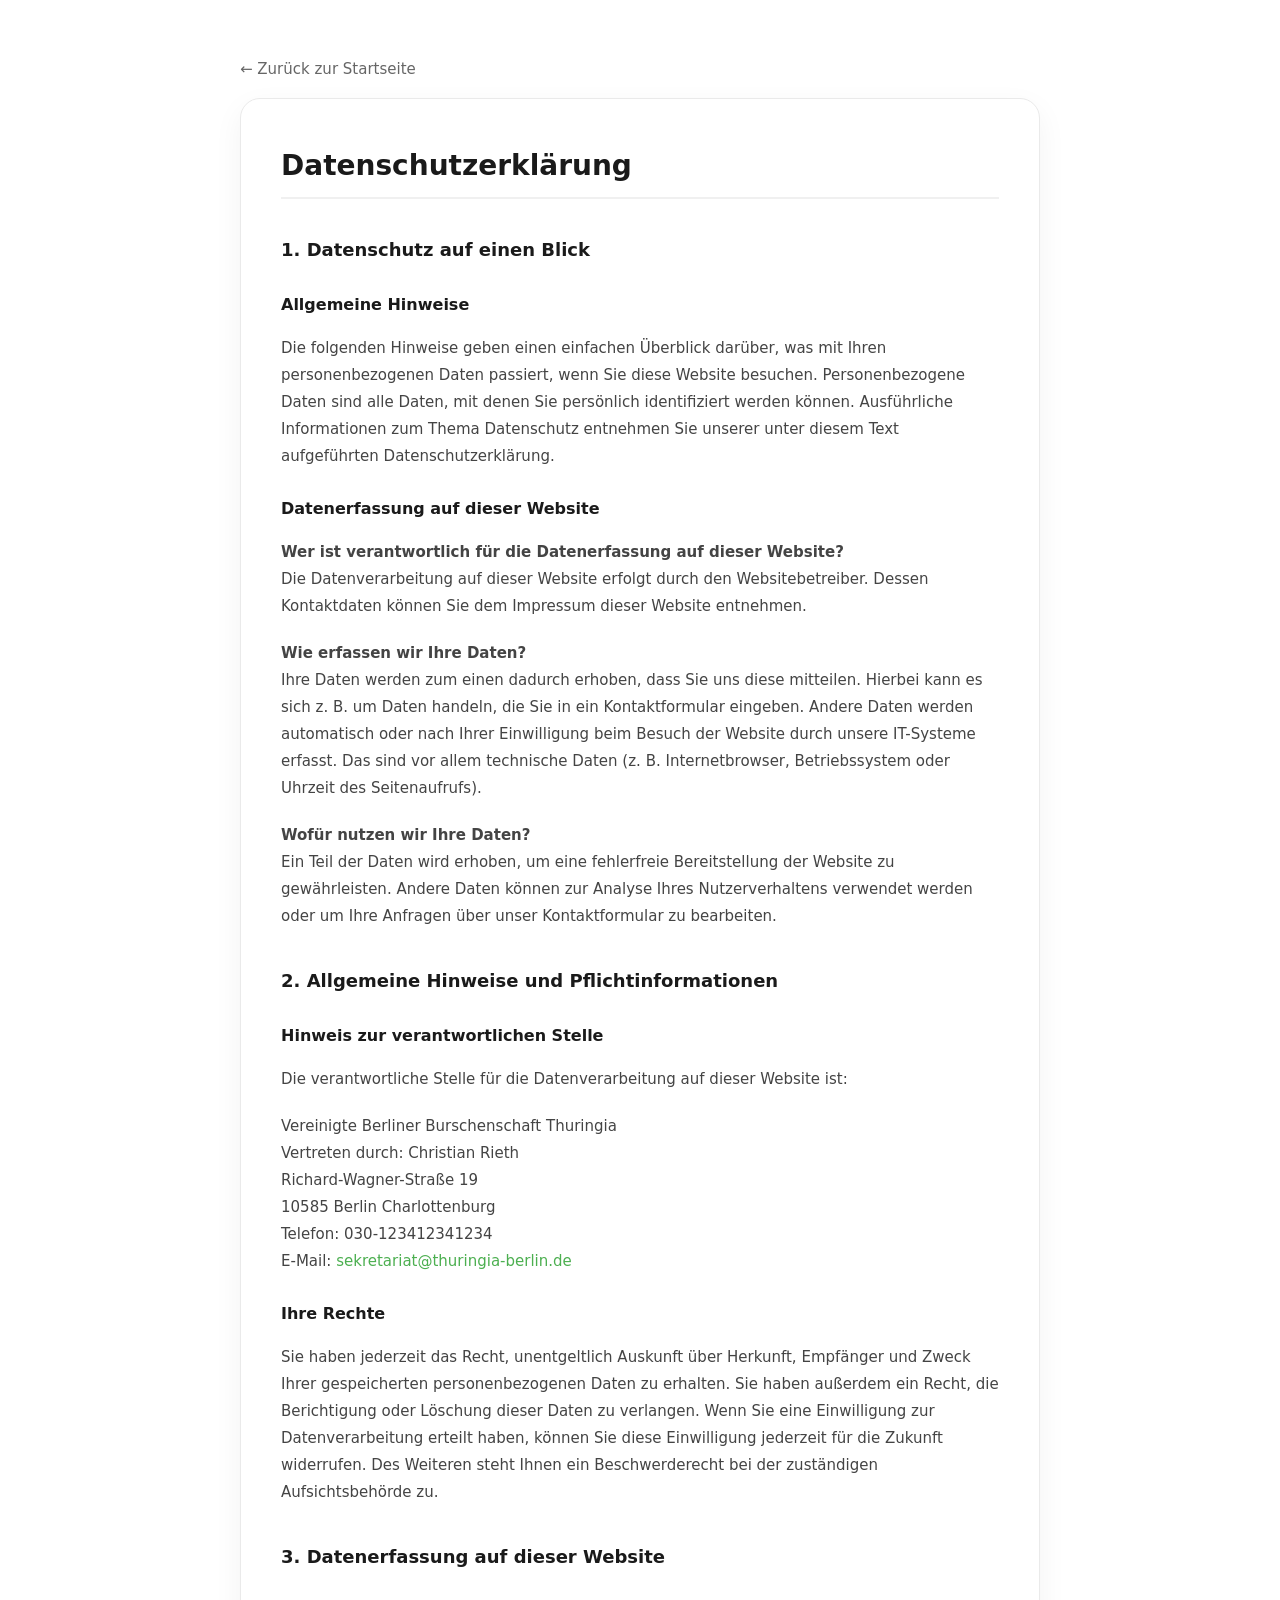
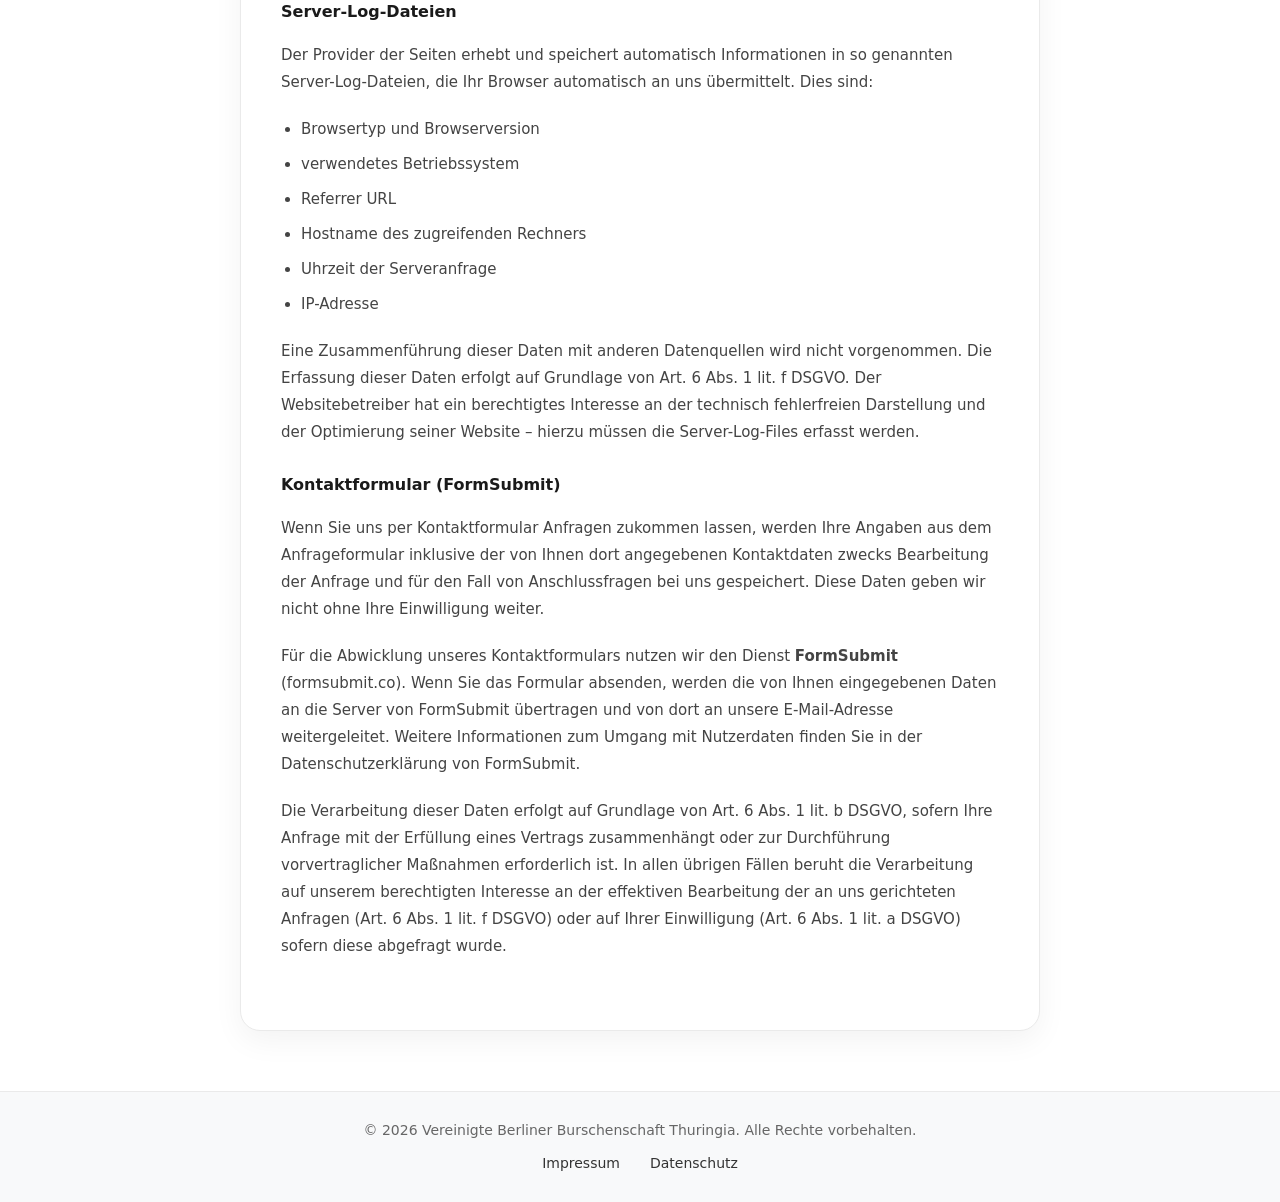
<file: datenschutz.html>
<!DOCTYPE html>
<html lang="de">
<head>
    <meta charset="UTF-8">
    <meta name="viewport" content="width=device-width, initial-scale=1.0">
    <title>Datenschutz - 150 Jahre Netzwerk</title>
    <style>
        /* Basis-Styling und heller Modus */
        html, body {
            margin: 0;
            padding: 0;
            min-height: 100vh;
            display: flex;
            flex-direction: column;
            background-color: #ffffff !important; 
            color: #1a1a1a !important;
            color-scheme: light;
            font-family: system-ui, -apple-system, BlinkMacSystemFont, "Segoe UI", Roboto, sans-serif;
        }

        /* Hauptbereich für den Inhalt */
        .legal-section {
            flex: 1;
            padding: 60px 20px;
            display: flex;
            flex-direction: column;
            align-items: center;
        }

        /* Zurück-Link */
        .back-link {
            text-decoration: none;
            color: #666;
            font-size: 15px;
            margin-bottom: 20px;
            align-self: flex-start;
            max-width: 800px;
            width: 100%;
            margin-left: auto;
            margin-right: auto;
            transition: color 0.2s;
        }

        .back-link:hover {
            color: #4CAF50;
        }

        /* Die Info-Karte */
        .legal-card {
            background: #ffffff;
            padding: 50px 40px;
            border-radius: 20px;
            box-shadow: 0 10px 30px rgba(0, 0, 0, 0.05);
            border: 1px solid #eaeaea;
            max-width: 800px;
            width: 100%;
            box-sizing: border-box;
        }

        .legal-title {
            font-size: 28px;
            margin-top: 0;
            margin-bottom: 30px;
            color: #1a1a1a;
            border-bottom: 2px solid #f0f0f0;
            padding-bottom: 15px;
        }

        /* Formatierung der Texte und Überschriften innerhalb der Karte */
        .legal-text {
            font-size: 15px;
            line-height: 1.8;
            color: #444444;
        }

        .legal-text p {
            margin-bottom: 20px;
        }

        .legal-text ul {
            margin-bottom: 20px;
            padding-left: 20px;
        }

        .legal-text li {
            margin-bottom: 8px;
        }

        .legal-text h3 {
            font-size: 18px;
            color: #1a1a1a;
            margin-top: 35px;
            margin-bottom: 10px;
        }

        .legal-text h4 {
            font-size: 16px;
            color: #1a1a1a;
            margin-top: 25px;
            margin-bottom: 10px;
        }

        .legal-text a {
            color: #4CAF50;
            text-decoration: none;
            font-weight: 500;
        }

        .legal-text a:hover {
            text-decoration: underline;
        }

        /* Footer */
        .site-footer {
            background-color: #f8f9fa;
            color: #333333;
            padding: 30px 20px;
            text-align: center;
            border-top: 1px solid #eaeaea;
            width: 100%;
            margin-top: auto;
            box-sizing: border-box;
        }

        .footer-content p {
            margin: 0 0 15px 0;
            font-size: 14px;
            color: #666666;
        }

        .footer-links {
            list-style: none;
            padding: 0;
            margin: 0;
            display: flex;
            justify-content: center;
            gap: 30px;
        }

        .footer-links a {
            color: #333333;
            text-decoration: none;
            font-size: 14px;
            font-weight: 500;
            transition: color 0.2s ease-in-out;
        }

        .footer-links a:hover {
            color: #4CAF50;
        }

        /* Responsive Anpassungen für Smartphones */
        @media (max-width: 600px) {
            .legal-card {
                padding: 30px 20px;
            }
        }
    </style>
</head>
<body>

    <section class="legal-section">
        <!-- Passe href="index.html" an den echten Namen deiner Startseite an -->
        <a href="index.html" class="back-link">&larr; Zurück zur Startseite</a>
        
        <div class="legal-card">
            <h1 class="legal-title">Datenschutzerklärung</h1>
            
            <div class="legal-text">
                <h3>1. Datenschutz auf einen Blick</h3>
                <h4>Allgemeine Hinweise</h4>
                <p>Die folgenden Hinweise geben einen einfachen Überblick darüber, was mit Ihren personenbezogenen Daten passiert, wenn Sie diese Website besuchen. Personenbezogene Daten sind alle Daten, mit denen Sie persönlich identifiziert werden können. Ausführliche Informationen zum Thema Datenschutz entnehmen Sie unserer unter diesem Text aufgeführten Datenschutzerklärung.</p>
                
                <h4>Datenerfassung auf dieser Website</h4>
                <p><strong>Wer ist verantwortlich für die Datenerfassung auf dieser Website?</strong><br>
                Die Datenverarbeitung auf dieser Website erfolgt durch den Websitebetreiber. Dessen Kontaktdaten können Sie dem Impressum dieser Website entnehmen.</p>

                <p><strong>Wie erfassen wir Ihre Daten?</strong><br>
                Ihre Daten werden zum einen dadurch erhoben, dass Sie uns diese mitteilen. Hierbei kann es sich z. B. um Daten handeln, die Sie in ein Kontaktformular eingeben. Andere Daten werden automatisch oder nach Ihrer Einwilligung beim Besuch der Website durch unsere IT-Systeme erfasst. Das sind vor allem technische Daten (z. B. Internetbrowser, Betriebssystem oder Uhrzeit des Seitenaufrufs).</p>

                <p><strong>Wofür nutzen wir Ihre Daten?</strong><br>
                Ein Teil der Daten wird erhoben, um eine fehlerfreie Bereitstellung der Website zu gewährleisten. Andere Daten können zur Analyse Ihres Nutzerverhaltens verwendet werden oder um Ihre Anfragen über unser Kontaktformular zu bearbeiten.</p>

                <h3>2. Allgemeine Hinweise und Pflichtinformationen</h3>
                <h4>Hinweis zur verantwortlichen Stelle</h4>
                <p>Die verantwortliche Stelle für die Datenverarbeitung auf dieser Website ist:</p>
                <p>
                    Vereinigte Berliner Burschenschaft Thuringia<br>
                    Vertreten durch: Christian Rieth<br>
                    Richard-Wagner-Straße 19<br>
                    10585 Berlin Charlottenburg<br>
                    Telefon: 030-123412341234<br>
                    E-Mail: <a href="mailto:sekretariat@thuringia-berlin.de">sekretariat@thuringia-berlin.de</a>
                </p>

                <h4>Ihre Rechte</h4>
                <p>Sie haben jederzeit das Recht, unentgeltlich Auskunft über Herkunft, Empfänger und Zweck Ihrer gespeicherten personenbezogenen Daten zu erhalten. Sie haben außerdem ein Recht, die Berichtigung oder Löschung dieser Daten zu verlangen. Wenn Sie eine Einwilligung zur Datenverarbeitung erteilt haben, können Sie diese Einwilligung jederzeit für die Zukunft widerrufen. Des Weiteren steht Ihnen ein Beschwerderecht bei der zuständigen Aufsichtsbehörde zu.</p>

                <h3>3. Datenerfassung auf dieser Website</h3>
                <h4>Server-Log-Dateien</h4>
                <p>Der Provider der Seiten erhebt und speichert automatisch Informationen in so genannten Server-Log-Dateien, die Ihr Browser automatisch an uns übermittelt. Dies sind:</p>
                <ul>
                    <li>Browsertyp und Browserversion</li>
                    <li>verwendetes Betriebssystem</li>
                    <li>Referrer URL</li>
                    <li>Hostname des zugreifenden Rechners</li>
                    <li>Uhrzeit der Serveranfrage</li>
                    <li>IP-Adresse</li>
                </ul>
                <p>Eine Zusammenführung dieser Daten mit anderen Datenquellen wird nicht vorgenommen. Die Erfassung dieser Daten erfolgt auf Grundlage von Art. 6 Abs. 1 lit. f DSGVO. Der Websitebetreiber hat ein berechtigtes Interesse an der technisch fehlerfreien Darstellung und der Optimierung seiner Website – hierzu müssen die Server-Log-Files erfasst werden.</p>

                <h4>Kontaktformular (FormSubmit)</h4>
                <p>Wenn Sie uns per Kontaktformular Anfragen zukommen lassen, werden Ihre Angaben aus dem Anfrageformular inklusive der von Ihnen dort angegebenen Kontaktdaten zwecks Bearbeitung der Anfrage und für den Fall von Anschlussfragen bei uns gespeichert. Diese Daten geben wir nicht ohne Ihre Einwilligung weiter.</p>
                <p>Für die Abwicklung unseres Kontaktformulars nutzen wir den Dienst <strong>FormSubmit</strong> (formsubmit.co). Wenn Sie das Formular absenden, werden die von Ihnen eingegebenen Daten an die Server von FormSubmit übertragen und von dort an unsere E-Mail-Adresse weitergeleitet. Weitere Informationen zum Umgang mit Nutzerdaten finden Sie in der Datenschutzerklärung von FormSubmit.</p>
                <p>Die Verarbeitung dieser Daten erfolgt auf Grundlage von Art. 6 Abs. 1 lit. b DSGVO, sofern Ihre Anfrage mit der Erfüllung eines Vertrags zusammenhängt oder zur Durchführung vorvertraglicher Maßnahmen erforderlich ist. In allen übrigen Fällen beruht die Verarbeitung auf unserem berechtigten Interesse an der effektiven Bearbeitung der an uns gerichteten Anfragen (Art. 6 Abs. 1 lit. f DSGVO) oder auf Ihrer Einwilligung (Art. 6 Abs. 1 lit. a DSGVO) sofern diese abgefragt wurde.</p>
            </div>
        </div>
    </section>

    <!-- Der Footer ganz unten -->
    <footer class="site-footer">
        <div class="footer-content">
            <p>&copy; 2026 Vereinigte Berliner Burschenschaft Thuringia. Alle Rechte vorbehalten.</p>
            <ul class="footer-links">
                <li><a href="impressum.html">Impressum</a></li>
                <li><a href="datenschutz.html">Datenschutz</a></li>
            </ul>
        </div>
    </footer>

</body>
</html>
</file>
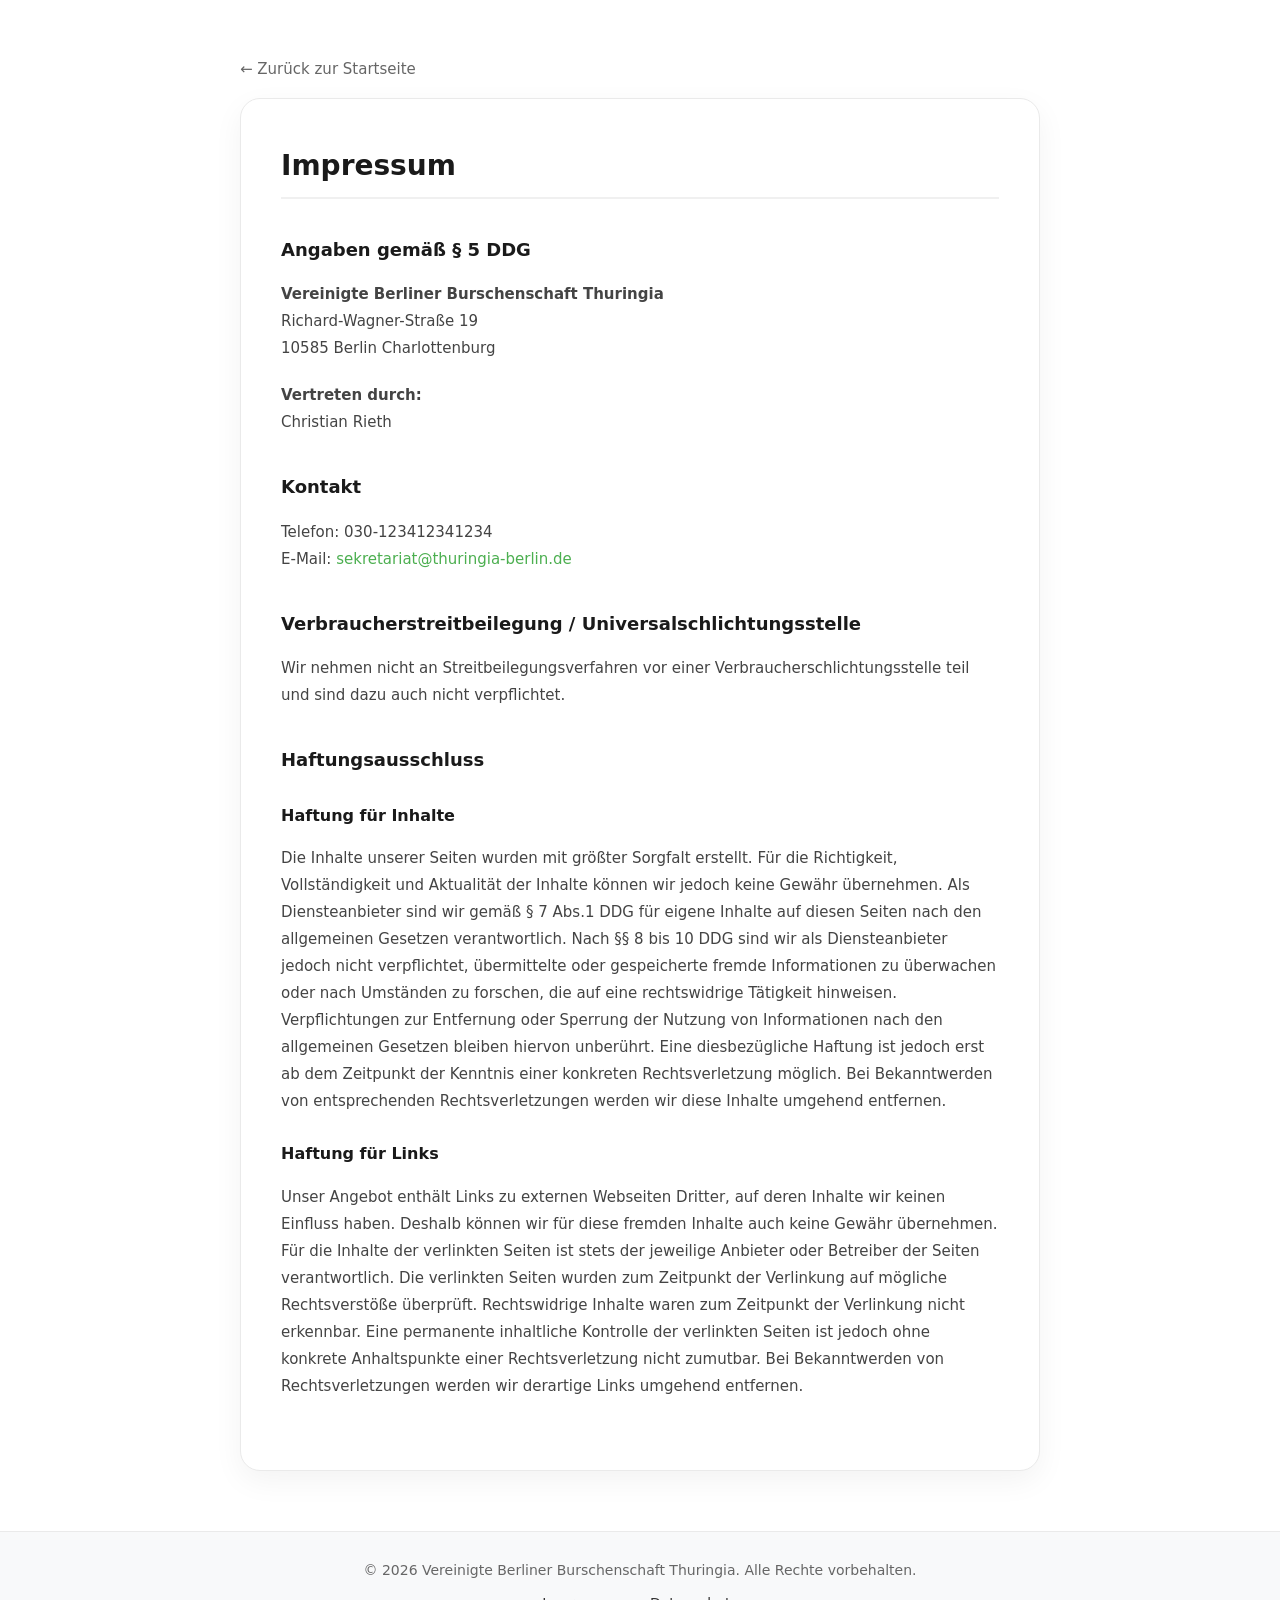
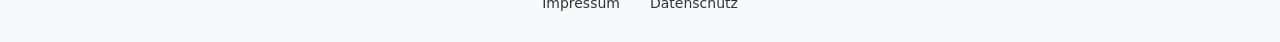
<file: impressum.html>
<!DOCTYPE html>
<html lang="de">
<head>
    <meta charset="UTF-8">
    <meta name="viewport" content="width=device-width, initial-scale=1.0">
    <title>Impressum - 150 Jahre Netzwerk</title>
    <style>
        /* Basis-Styling und heller Modus */
        html, body {
            margin: 0;
            padding: 0;
            min-height: 100vh;
            display: flex;
            flex-direction: column;
            background-color: #ffffff !important; 
            color: #1a1a1a !important;
            color-scheme: light;
            font-family: system-ui, -apple-system, BlinkMacSystemFont, "Segoe UI", Roboto, sans-serif;
        }

        /* Hauptbereich für den Inhalt */
        .legal-section {
            flex: 1;
            padding: 60px 20px;
            display: flex;
            flex-direction: column;
            align-items: center;
        }

        /* Zurück-Link */
        .back-link {
            text-decoration: none;
            color: #666;
            font-size: 15px;
            margin-bottom: 20px;
            align-self: flex-start;
            max-width: 800px;
            width: 100%;
            margin-left: auto;
            margin-right: auto;
            transition: color 0.2s;
        }

        .back-link:hover {
            color: #4CAF50;
        }

        /* Die Info-Karte */
        .legal-card {
            background: #ffffff;
            padding: 50px 40px;
            border-radius: 20px;
            box-shadow: 0 10px 30px rgba(0, 0, 0, 0.05);
            border: 1px solid #eaeaea;
            max-width: 800px;
            width: 100%;
            box-sizing: border-box;
        }

        .legal-title {
            font-size: 28px;
            margin-top: 0;
            margin-bottom: 30px;
            color: #1a1a1a;
            border-bottom: 2px solid #f0f0f0;
            padding-bottom: 15px;
        }

        /* Formatierung der Texte und Überschriften innerhalb der Karte */
        .legal-text {
            font-size: 15px;
            line-height: 1.8;
            color: #444444;
        }

        .legal-text p {
            margin-bottom: 20px;
        }

        .legal-text h3 {
            font-size: 18px;
            color: #1a1a1a;
            margin-top: 35px;
            margin-bottom: 10px;
        }

        .legal-text h4 {
            font-size: 16px;
            color: #1a1a1a;
            margin-top: 25px;
            margin-bottom: 10px;
        }

        .legal-text a {
            color: #4CAF50;
            text-decoration: none;
            font-weight: 500;
        }

        .legal-text a:hover {
            text-decoration: underline;
        }

        /* Footer */
        .site-footer {
            background-color: #f8f9fa;
            color: #333333;
            padding: 30px 20px;
            text-align: center;
            border-top: 1px solid #eaeaea;
            width: 100%;
            margin-top: auto;
            box-sizing: border-box;
        }

        .footer-content p {
            margin: 0 0 15px 0;
            font-size: 14px;
            color: #666666;
        }

        .footer-links {
            list-style: none;
            padding: 0;
            margin: 0;
            display: flex;
            justify-content: center;
            gap: 30px;
        }

        .footer-links a {
            color: #333333;
            text-decoration: none;
            font-size: 14px;
            font-weight: 500;
            transition: color 0.2s ease-in-out;
        }

        .footer-links a:hover {
            color: #4CAF50;
        }

        /* Responsive Anpassungen für Smartphones */
        @media (max-width: 600px) {
            .legal-card {
                padding: 30px 20px;
            }
        }
    </style>
</head>
<body>

    <section class="legal-section">
        <!-- Passe href="index.html" an den echten Namen deiner Startseite an -->
        <a href="index.html" class="back-link">&larr; Zurück zur Startseite</a>
        
        <div class="legal-card">
            <h1 class="legal-title">Impressum</h1>
            
            <div class="legal-text">
                <h3>Angaben gemäß § 5 DDG</h3>
                <p>
                    <strong>Vereinigte Berliner Burschenschaft Thuringia</strong><br>
                    Richard-Wagner-Straße 19<br>
                    10585 Berlin Charlottenburg
                </p>

                <p>
                    <strong>Vertreten durch:</strong><br>
                    Christian Rieth
                </p>

                <h3>Kontakt</h3>
                <p>
                    Telefon: 030-123412341234<br>
                    E-Mail: <a href="mailto:sekretariat@thuringia-berlin.de">sekretariat@thuringia-berlin.de</a>
                </p>

                <h3>Verbraucherstreitbeilegung / Universalschlichtungsstelle</h3>
                <p>Wir nehmen nicht an Streitbeilegungsverfahren vor einer Verbraucherschlichtungsstelle teil und sind dazu auch nicht verpflichtet.</p>

                <h3>Haftungsausschluss</h3>
                
                <h4>Haftung für Inhalte</h4>
                <p>Die Inhalte unserer Seiten wurden mit größter Sorgfalt erstellt. Für die Richtigkeit, Vollständigkeit und Aktualität der Inhalte können wir jedoch keine Gewähr übernehmen. Als Diensteanbieter sind wir gemäß § 7 Abs.1 DDG für eigene Inhalte auf diesen Seiten nach den allgemeinen Gesetzen verantwortlich. Nach §§ 8 bis 10 DDG sind wir als Diensteanbieter jedoch nicht verpflichtet, übermittelte oder gespeicherte fremde Informationen zu überwachen oder nach Umständen zu forschen, die auf eine rechtswidrige Tätigkeit hinweisen. Verpflichtungen zur Entfernung oder Sperrung der Nutzung von Informationen nach den allgemeinen Gesetzen bleiben hiervon unberührt. Eine diesbezügliche Haftung ist jedoch erst ab dem Zeitpunkt der Kenntnis einer konkreten Rechtsverletzung möglich. Bei Bekanntwerden von entsprechenden Rechtsverletzungen werden wir diese Inhalte umgehend entfernen.</p>

                <h4>Haftung für Links</h4>
                <p>Unser Angebot enthält Links zu externen Webseiten Dritter, auf deren Inhalte wir keinen Einfluss haben. Deshalb können wir für diese fremden Inhalte auch keine Gewähr übernehmen. Für die Inhalte der verlinkten Seiten ist stets der jeweilige Anbieter oder Betreiber der Seiten verantwortlich. Die verlinkten Seiten wurden zum Zeitpunkt der Verlinkung auf mögliche Rechtsverstöße überprüft. Rechtswidrige Inhalte waren zum Zeitpunkt der Verlinkung nicht erkennbar. Eine permanente inhaltliche Kontrolle der verlinkten Seiten ist jedoch ohne konkrete Anhaltspunkte einer Rechtsverletzung nicht zumutbar. Bei Bekanntwerden von Rechtsverletzungen werden wir derartige Links umgehend entfernen.</p>
            </div>
        </div>
    </section>

    <!-- Der Footer ganz unten -->
    <footer class="site-footer">
        <div class="footer-content">
            <p>&copy; 2026 Vereinigte Berliner Burschenschaft Thuringia. Alle Rechte vorbehalten.</p>
            <ul class="footer-links">
                <li><a href="impressum.html">Impressum</a></li>
                <li><a href="datenschutz.html">Datenschutz</a></li>
            </ul>
        </div>
    </footer>

</body>
</html>
</file>
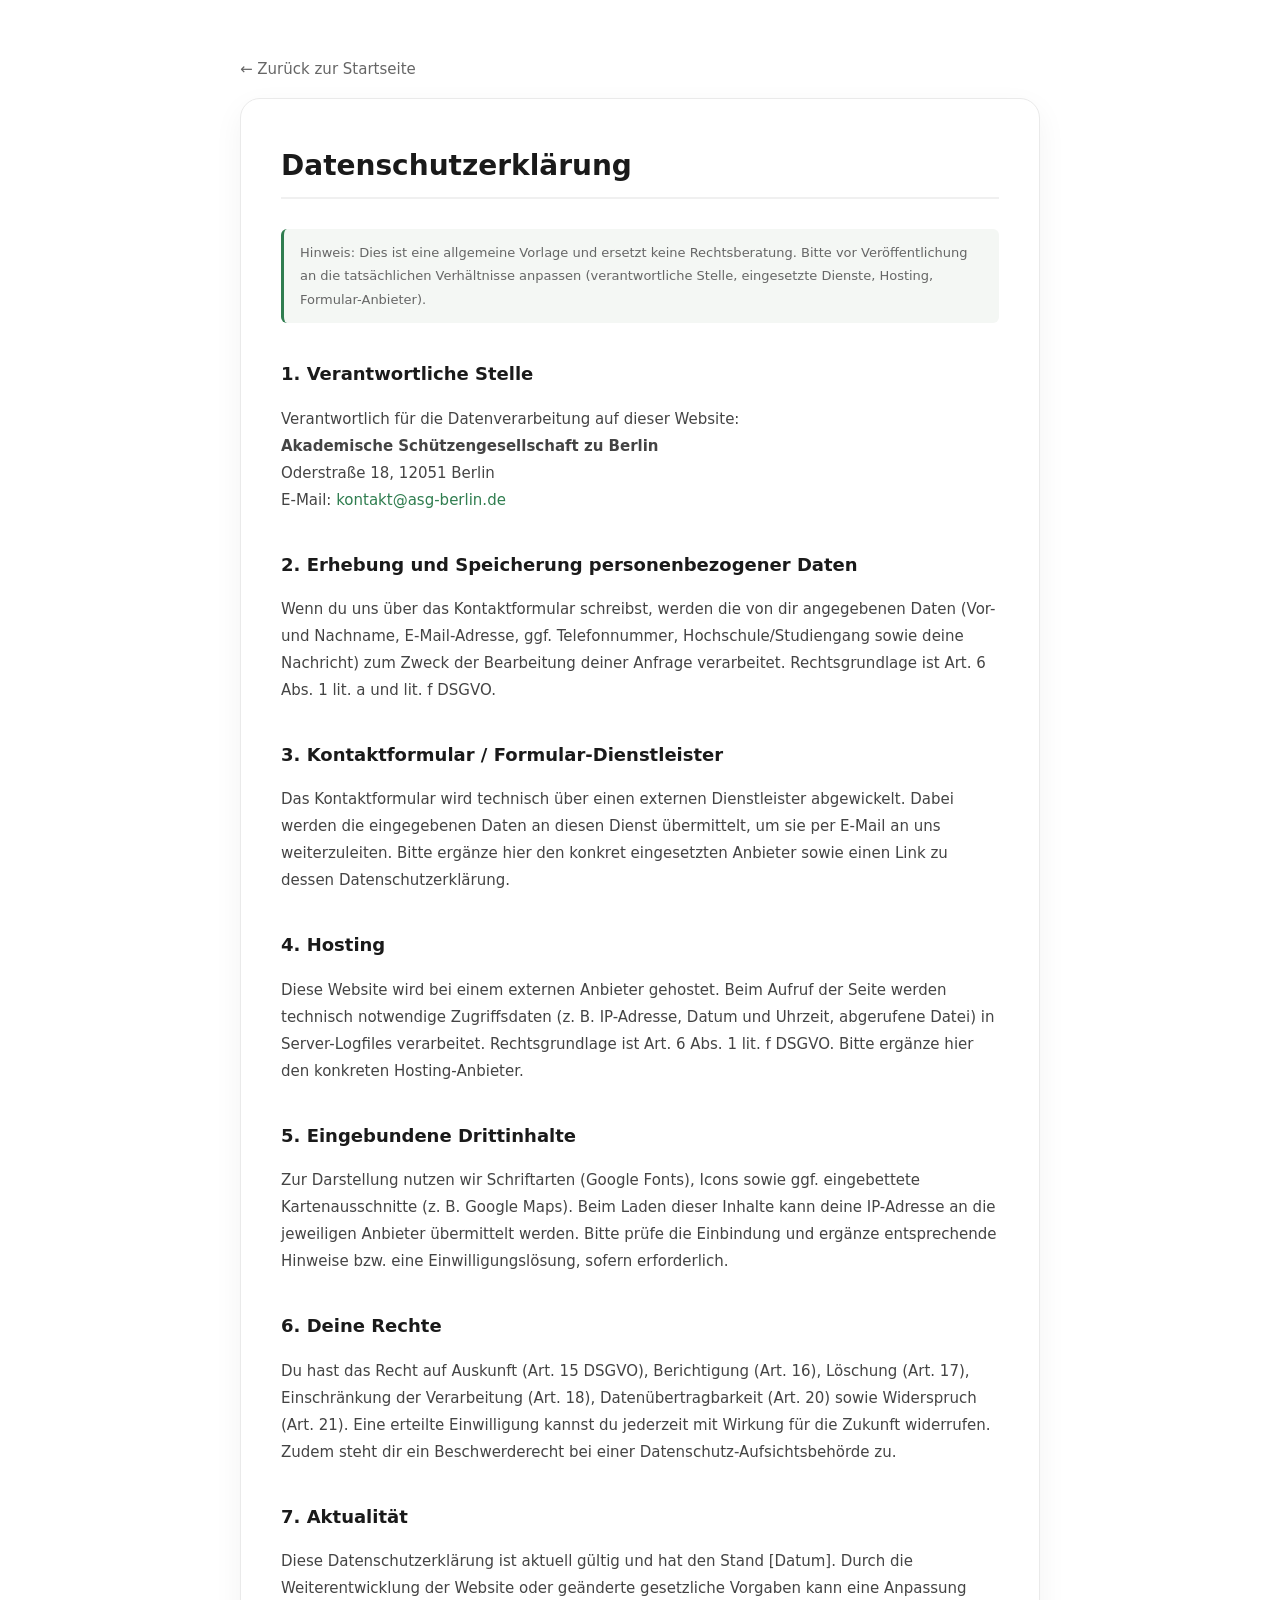
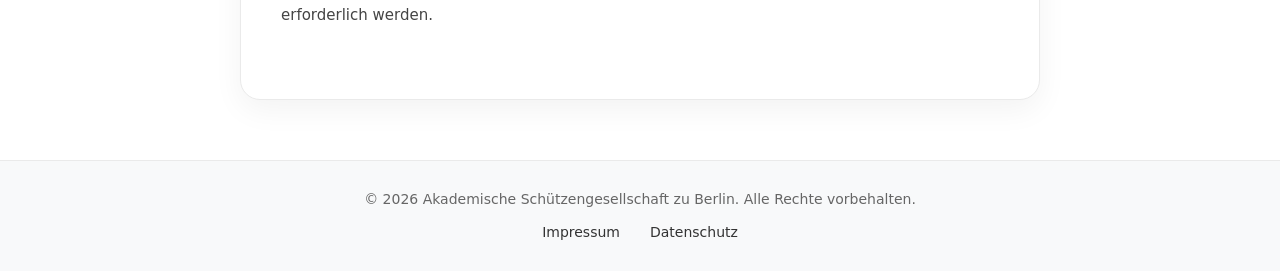
<file: ASG-Berlin-Website/datenschutz.html>
<!DOCTYPE html>
<html lang="de">
<head>
    <meta charset="UTF-8">
    <meta name="viewport" content="width=device-width, initial-scale=1.0">
    <title>Datenschutz – A.S.G. zu Berlin</title>
    <style>
        html, body { margin: 0; padding: 0; min-height: 100vh; display: flex; flex-direction: column; background-color: #ffffff !important; color: #1a1a1a !important; color-scheme: light; font-family: system-ui, -apple-system, BlinkMacSystemFont, "Segoe UI", Roboto, sans-serif; }
        .legal-section { flex: 1; padding: 60px 20px; display: flex; flex-direction: column; align-items: center; }
        .back-link { text-decoration: none; color: #666; font-size: 15px; margin-bottom: 20px; align-self: flex-start; max-width: 800px; width: 100%; margin-left: auto; margin-right: auto; transition: color 0.2s; }
        .back-link:hover { color: #2f7d4f; }
        .legal-card { background: #ffffff; padding: 50px 40px; border-radius: 20px; box-shadow: 0 10px 30px rgba(0,0,0,0.05); border: 1px solid #eaeaea; max-width: 800px; width: 100%; box-sizing: border-box; }
        .legal-title { font-size: 28px; margin-top: 0; margin-bottom: 30px; color: #1a1a1a; border-bottom: 2px solid #f0f0f0; padding-bottom: 15px; }
        .legal-text { font-size: 15px; line-height: 1.8; color: #444; }
        .legal-text p { margin-bottom: 20px; }
        .legal-text h3 { font-size: 18px; color: #1a1a1a; margin-top: 35px; margin-bottom: 10px; }
        .legal-text a { color: #2f7d4f; text-decoration: none; font-weight: 500; }
        .legal-text a:hover { text-decoration: underline; }
        .note { background: #f4f7f4; border-left: 3px solid #2f7d4f; padding: 12px 16px; border-radius: 6px; font-size: 13px; color: #666; }
        .site-footer { background-color: #f8f9fa; color: #333; padding: 30px 20px; text-align: center; border-top: 1px solid #eaeaea; width: 100%; margin-top: auto; box-sizing: border-box; }
        .footer-content p { margin: 0 0 15px 0; font-size: 14px; color: #666; }
        .footer-links { list-style: none; padding: 0; margin: 0; display: flex; justify-content: center; gap: 30px; }
        .footer-links a { color: #333; text-decoration: none; font-size: 14px; font-weight: 500; transition: color 0.2s ease-in-out; }
        .footer-links a:hover { color: #2f7d4f; }
        @media (max-width: 600px) { .legal-card { padding: 30px 20px; } }
    </style>
</head>
<body>
    <section class="legal-section">
        <a href="index.html" class="back-link">&larr; Zurück zur Startseite</a>
        <div class="legal-card">
            <h1 class="legal-title">Datenschutzerklärung</h1>
            <div class="legal-text">
                <p class="note">Hinweis: Dies ist eine allgemeine Vorlage und ersetzt keine Rechtsberatung. Bitte vor Veröffentlichung an die tatsächlichen Verhältnisse anpassen (verantwortliche Stelle, eingesetzte Dienste, Hosting, Formular-Anbieter).</p>

                <h3>1. Verantwortliche Stelle</h3>
                <p>
                    Verantwortlich für die Datenverarbeitung auf dieser Website:<br>
                    <strong>Akademische Schützengesellschaft zu Berlin</strong><br>
                    Oderstraße 18, 12051 Berlin<br>
                    E-Mail: <a href="mailto:kontakt@asg-berlin.de">kontakt@asg-berlin.de</a>
                </p>

                <h3>2. Erhebung und Speicherung personenbezogener Daten</h3>
                <p>Wenn du uns über das Kontaktformular schreibst, werden die von dir angegebenen Daten (Vor- und Nachname, E-Mail-Adresse, ggf. Telefonnummer, Hochschule/Studiengang sowie deine Nachricht) zum Zweck der Bearbeitung deiner Anfrage verarbeitet. Rechtsgrundlage ist Art. 6 Abs. 1 lit. a und lit. f DSGVO.</p>

                <h3>3. Kontaktformular / Formular-Dienstleister</h3>
                <p>Das Kontaktformular wird technisch über einen externen Dienstleister abgewickelt. Dabei werden die eingegebenen Daten an diesen Dienst übermittelt, um sie per E-Mail an uns weiterzuleiten. Bitte ergänze hier den konkret eingesetzten Anbieter sowie einen Link zu dessen Datenschutzerklärung.</p>

                <h3>4. Hosting</h3>
                <p>Diese Website wird bei einem externen Anbieter gehostet. Beim Aufruf der Seite werden technisch notwendige Zugriffsdaten (z. B. IP-Adresse, Datum und Uhrzeit, abgerufene Datei) in Server-Logfiles verarbeitet. Rechtsgrundlage ist Art. 6 Abs. 1 lit. f DSGVO. Bitte ergänze hier den konkreten Hosting-Anbieter.</p>

                <h3>5. Eingebundene Drittinhalte</h3>
                <p>Zur Darstellung nutzen wir Schriftarten (Google Fonts), Icons sowie ggf. eingebettete Kartenausschnitte (z. B. Google Maps). Beim Laden dieser Inhalte kann deine IP-Adresse an die jeweiligen Anbieter übermittelt werden. Bitte prüfe die Einbindung und ergänze entsprechende Hinweise bzw. eine Einwilligungslösung, sofern erforderlich.</p>

                <h3>6. Deine Rechte</h3>
                <p>Du hast das Recht auf Auskunft (Art. 15 DSGVO), Berichtigung (Art. 16), Löschung (Art. 17), Einschränkung der Verarbeitung (Art. 18), Datenübertragbarkeit (Art. 20) sowie Widerspruch (Art. 21). Eine erteilte Einwilligung kannst du jederzeit mit Wirkung für die Zukunft widerrufen. Zudem steht dir ein Beschwerderecht bei einer Datenschutz-Aufsichtsbehörde zu.</p>

                <h3>7. Aktualität</h3>
                <p>Diese Datenschutzerklärung ist aktuell gültig und hat den Stand [Datum]. Durch die Weiterentwicklung der Website oder geänderte gesetzliche Vorgaben kann eine Anpassung erforderlich werden.</p>
            </div>
        </div>
    </section>
    <footer class="site-footer">
        <div class="footer-content">
            <p>&copy; 2026 Akademische Schützengesellschaft zu Berlin. Alle Rechte vorbehalten.</p>
            <ul class="footer-links">
                <li><a href="impressum.html">Impressum</a></li>
                <li><a href="datenschutz.html">Datenschutz</a></li>
            </ul>
        </div>
    </footer>
</body>
</html>
</file>
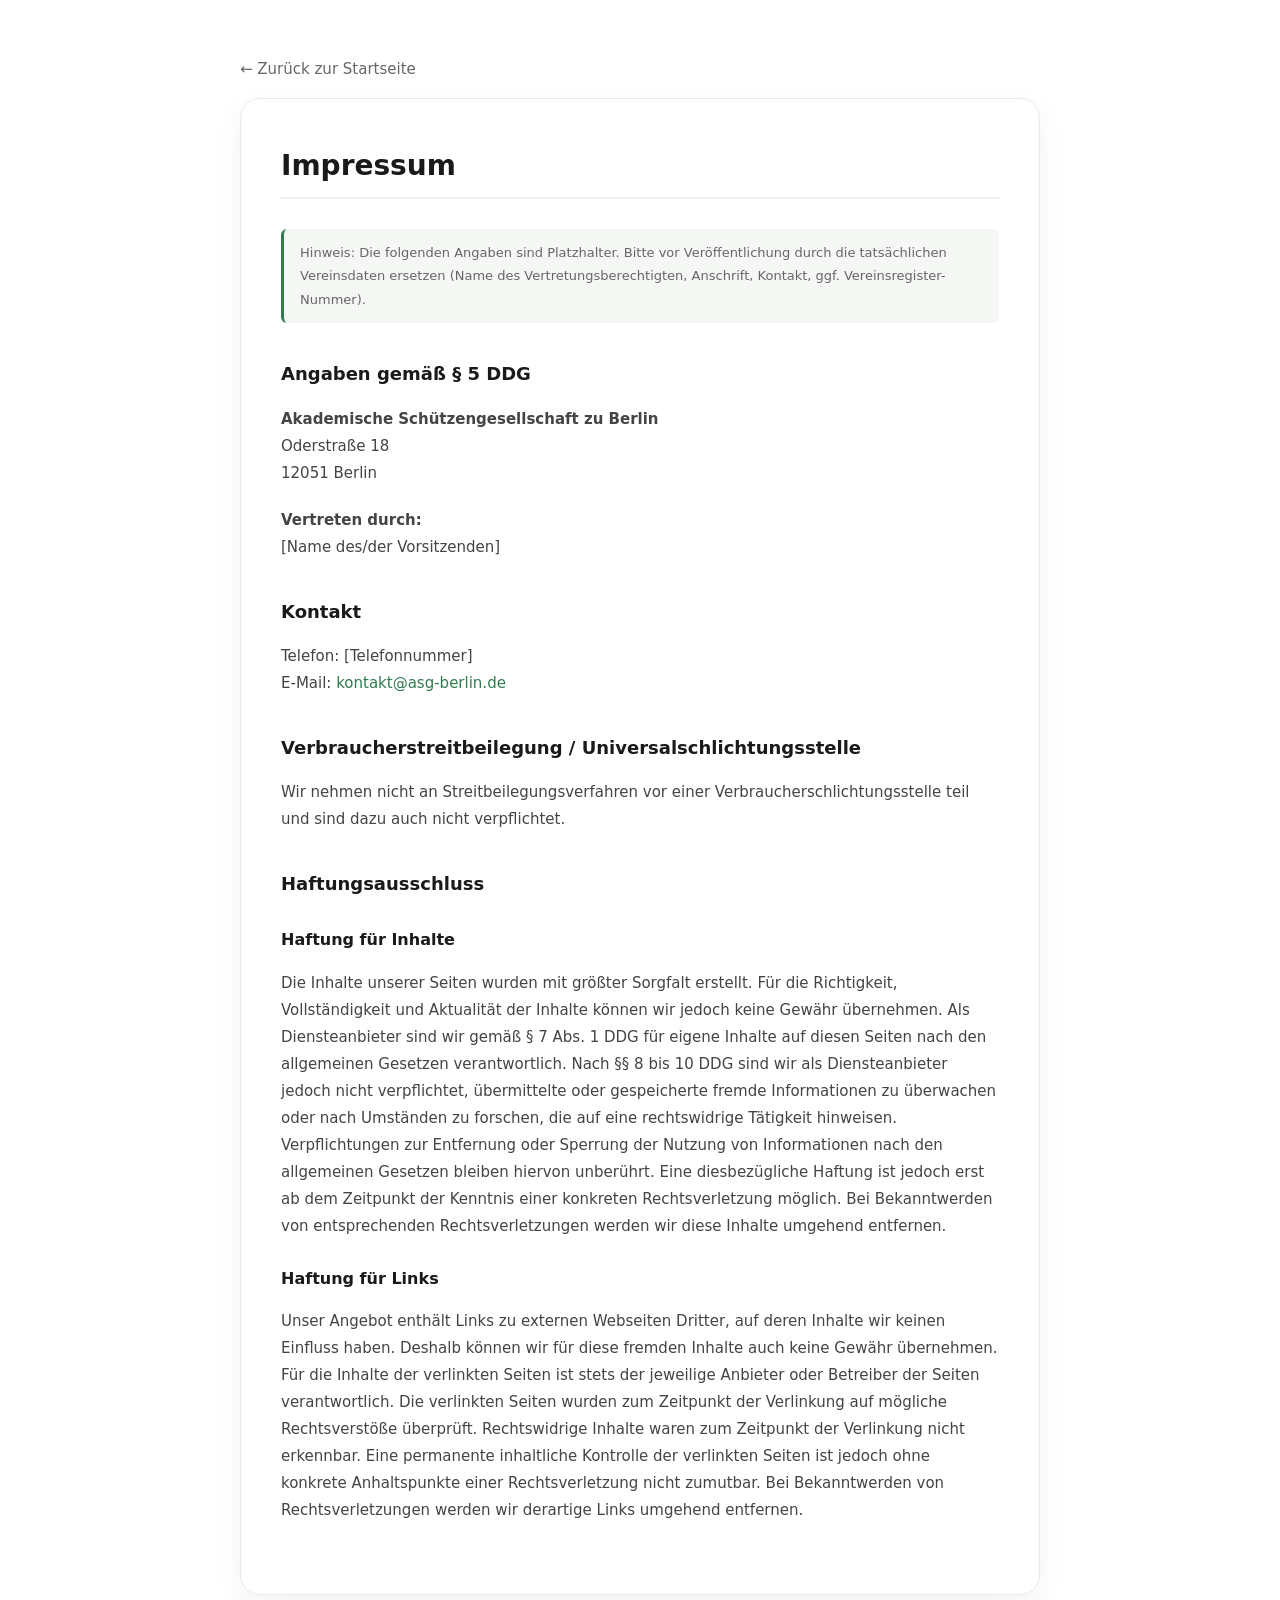
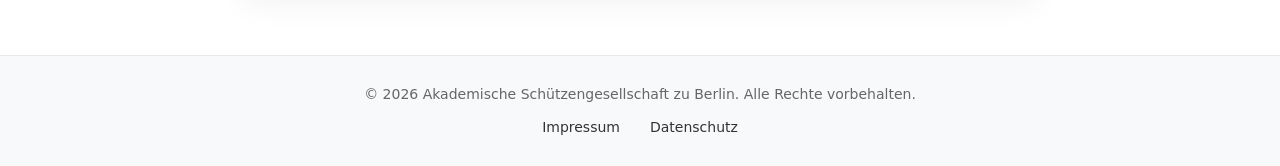
<file: ASG-Berlin-Website/impressum.html>
<!DOCTYPE html>
<html lang="de">
<head>
    <meta charset="UTF-8">
    <meta name="viewport" content="width=device-width, initial-scale=1.0">
    <title>Impressum – A.S.G. zu Berlin</title>
    <style>
        html, body { margin: 0; padding: 0; min-height: 100vh; display: flex; flex-direction: column; background-color: #ffffff !important; color: #1a1a1a !important; color-scheme: light; font-family: system-ui, -apple-system, BlinkMacSystemFont, "Segoe UI", Roboto, sans-serif; }
        .legal-section { flex: 1; padding: 60px 20px; display: flex; flex-direction: column; align-items: center; }
        .back-link { text-decoration: none; color: #666; font-size: 15px; margin-bottom: 20px; align-self: flex-start; max-width: 800px; width: 100%; margin-left: auto; margin-right: auto; transition: color 0.2s; }
        .back-link:hover { color: #2f7d4f; }
        .legal-card { background: #ffffff; padding: 50px 40px; border-radius: 20px; box-shadow: 0 10px 30px rgba(0,0,0,0.05); border: 1px solid #eaeaea; max-width: 800px; width: 100%; box-sizing: border-box; }
        .legal-title { font-size: 28px; margin-top: 0; margin-bottom: 30px; color: #1a1a1a; border-bottom: 2px solid #f0f0f0; padding-bottom: 15px; }
        .legal-text { font-size: 15px; line-height: 1.8; color: #444; }
        .legal-text p { margin-bottom: 20px; }
        .legal-text h3 { font-size: 18px; color: #1a1a1a; margin-top: 35px; margin-bottom: 10px; }
        .legal-text h4 { font-size: 16px; color: #1a1a1a; margin-top: 25px; margin-bottom: 10px; }
        .legal-text a { color: #2f7d4f; text-decoration: none; font-weight: 500; }
        .legal-text a:hover { text-decoration: underline; }
        .note { background: #f4f7f4; border-left: 3px solid #2f7d4f; padding: 12px 16px; border-radius: 6px; font-size: 13px; color: #666; }
        .site-footer { background-color: #f8f9fa; color: #333; padding: 30px 20px; text-align: center; border-top: 1px solid #eaeaea; width: 100%; margin-top: auto; box-sizing: border-box; }
        .footer-content p { margin: 0 0 15px 0; font-size: 14px; color: #666; }
        .footer-links { list-style: none; padding: 0; margin: 0; display: flex; justify-content: center; gap: 30px; }
        .footer-links a { color: #333; text-decoration: none; font-size: 14px; font-weight: 500; transition: color 0.2s ease-in-out; }
        .footer-links a:hover { color: #2f7d4f; }
        @media (max-width: 600px) { .legal-card { padding: 30px 20px; } }
    </style>
</head>
<body>
    <section class="legal-section">
        <a href="index.html" class="back-link">&larr; Zurück zur Startseite</a>
        <div class="legal-card">
            <h1 class="legal-title">Impressum</h1>
            <div class="legal-text">
                <p class="note">Hinweis: Die folgenden Angaben sind Platzhalter. Bitte vor Veröffentlichung durch die tatsächlichen Vereinsdaten ersetzen (Name des Vertretungsberechtigten, Anschrift, Kontakt, ggf. Vereinsregister-Nummer).</p>

                <h3>Angaben gemäß § 5 DDG</h3>
                <p>
                    <strong>Akademische Schützengesellschaft zu Berlin</strong><br>
                    Oderstraße 18<br>
                    12051 Berlin
                </p>

                <p>
                    <strong>Vertreten durch:</strong><br>
                    [Name des/der Vorsitzenden]
                </p>

                <h3>Kontakt</h3>
                <p>
                    Telefon: [Telefonnummer]<br>
                    E-Mail: <a href="mailto:kontakt@asg-berlin.de">kontakt@asg-berlin.de</a>
                </p>

                <h3>Verbraucherstreitbeilegung / Universalschlichtungsstelle</h3>
                <p>Wir nehmen nicht an Streitbeilegungsverfahren vor einer Verbraucherschlichtungsstelle teil und sind dazu auch nicht verpflichtet.</p>

                <h3>Haftungsausschluss</h3>
                <h4>Haftung für Inhalte</h4>
                <p>Die Inhalte unserer Seiten wurden mit größter Sorgfalt erstellt. Für die Richtigkeit, Vollständigkeit und Aktualität der Inhalte können wir jedoch keine Gewähr übernehmen. Als Diensteanbieter sind wir gemäß § 7 Abs. 1 DDG für eigene Inhalte auf diesen Seiten nach den allgemeinen Gesetzen verantwortlich. Nach §§ 8 bis 10 DDG sind wir als Diensteanbieter jedoch nicht verpflichtet, übermittelte oder gespeicherte fremde Informationen zu überwachen oder nach Umständen zu forschen, die auf eine rechtswidrige Tätigkeit hinweisen. Verpflichtungen zur Entfernung oder Sperrung der Nutzung von Informationen nach den allgemeinen Gesetzen bleiben hiervon unberührt. Eine diesbezügliche Haftung ist jedoch erst ab dem Zeitpunkt der Kenntnis einer konkreten Rechtsverletzung möglich. Bei Bekanntwerden von entsprechenden Rechtsverletzungen werden wir diese Inhalte umgehend entfernen.</p>

                <h4>Haftung für Links</h4>
                <p>Unser Angebot enthält Links zu externen Webseiten Dritter, auf deren Inhalte wir keinen Einfluss haben. Deshalb können wir für diese fremden Inhalte auch keine Gewähr übernehmen. Für die Inhalte der verlinkten Seiten ist stets der jeweilige Anbieter oder Betreiber der Seiten verantwortlich. Die verlinkten Seiten wurden zum Zeitpunkt der Verlinkung auf mögliche Rechtsverstöße überprüft. Rechtswidrige Inhalte waren zum Zeitpunkt der Verlinkung nicht erkennbar. Eine permanente inhaltliche Kontrolle der verlinkten Seiten ist jedoch ohne konkrete Anhaltspunkte einer Rechtsverletzung nicht zumutbar. Bei Bekanntwerden von Rechtsverletzungen werden wir derartige Links umgehend entfernen.</p>
            </div>
        </div>
    </section>
    <footer class="site-footer">
        <div class="footer-content">
            <p>&copy; 2026 Akademische Schützengesellschaft zu Berlin. Alle Rechte vorbehalten.</p>
            <ul class="footer-links">
                <li><a href="impressum.html">Impressum</a></li>
                <li><a href="datenschutz.html">Datenschutz</a></li>
            </ul>
        </div>
    </footer>
</body>
</html>
</file>
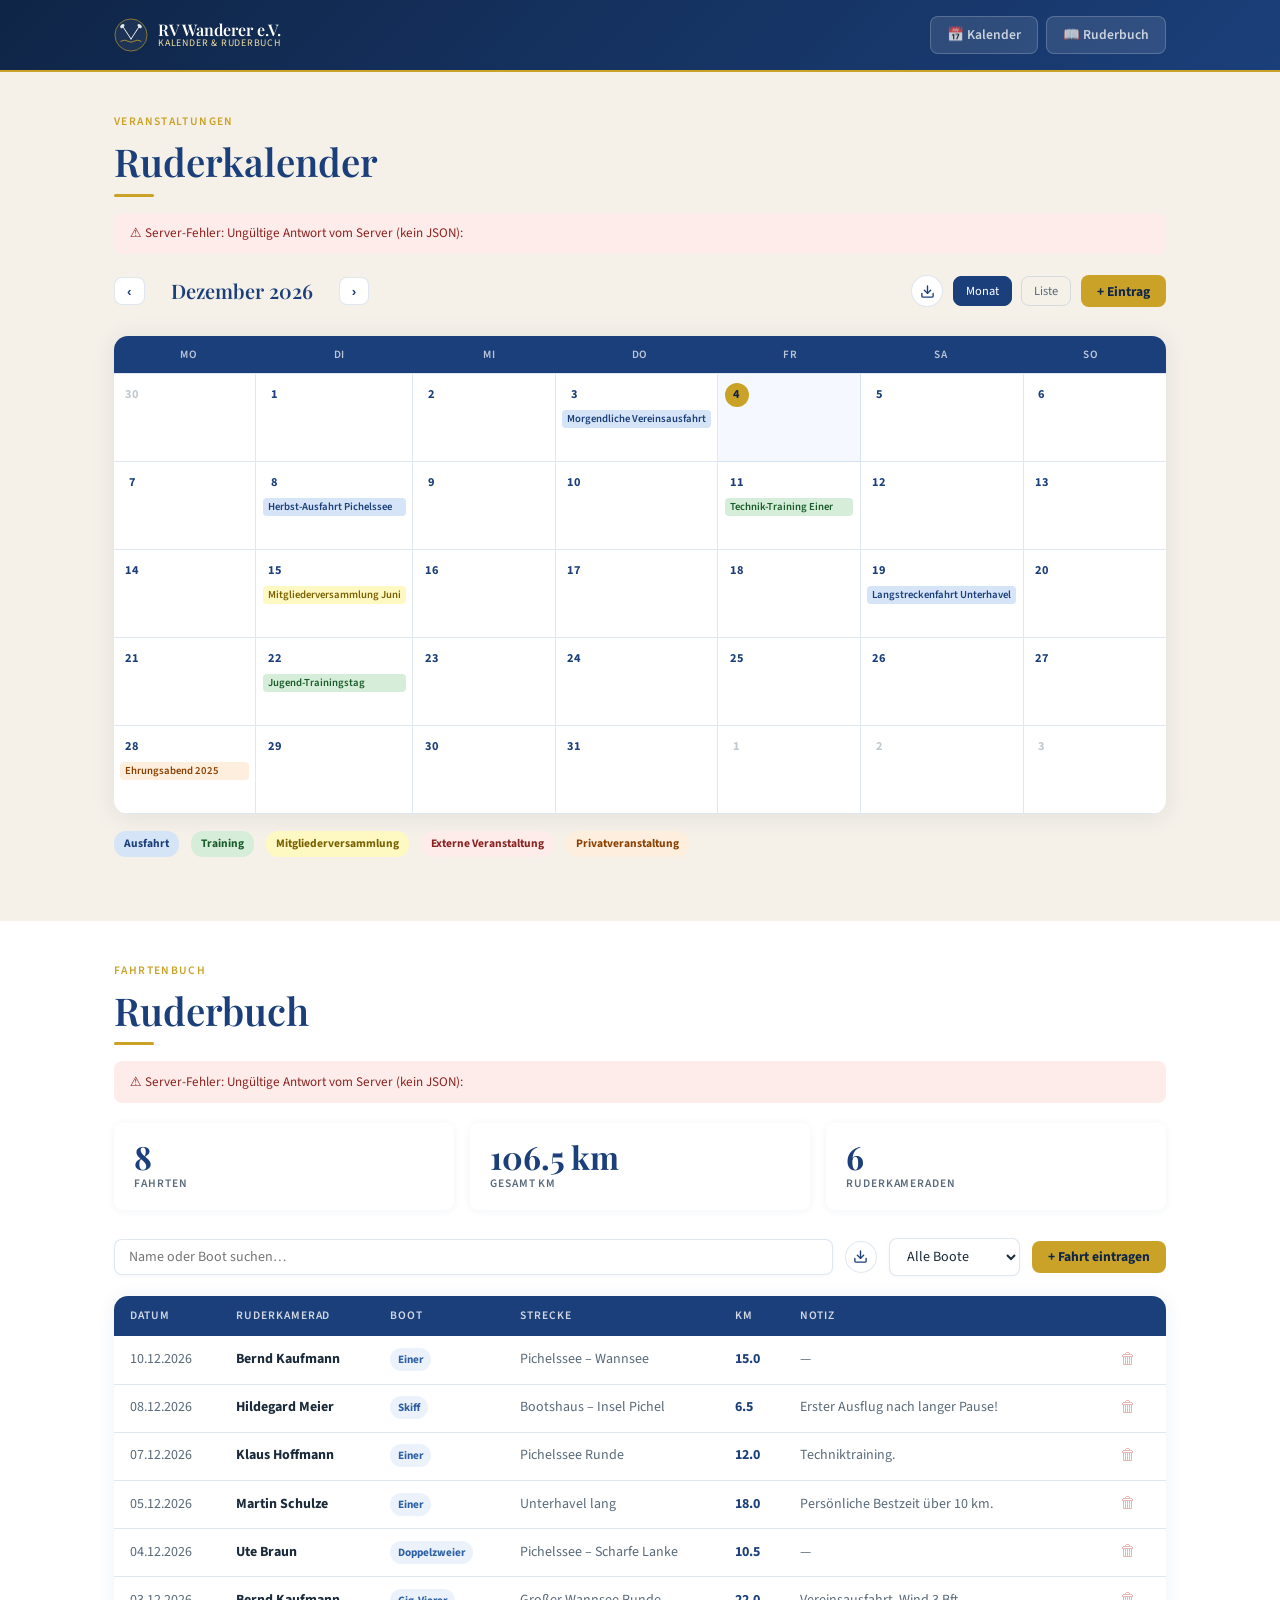
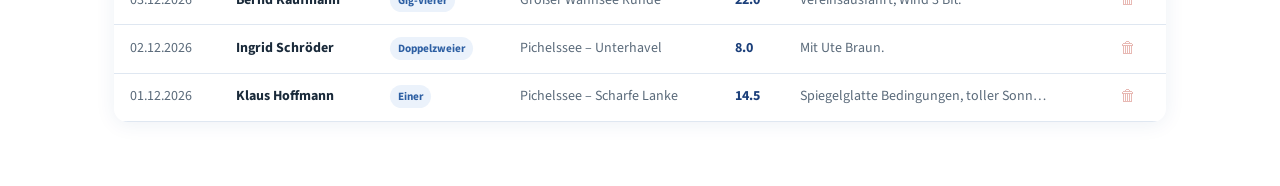
<file: rudern/rudern.html>
<!DOCTYPE html>
<html lang="de">
<head>
<meta charset="UTF-8">
<meta name="viewport" content="width=device-width, initial-scale=1.0">
<title>RV Wanderer — Kalender & Ruderbuch</title>
<link href="https://fonts.googleapis.com/css2?family=Playfair+Display:wght@400;600;700&family=Source+Sans+3:wght@300;400;500;600&display=swap" rel="stylesheet">
<style>
:root {
  --navy:   #1B3F7A;
  --blue:   #2D5FA3;
  --gold:   #C9A227;
  --gold-l: #F0DFA0;
  --cream:  #F5F0E8;
  --white:  #FFFFFF;
  --dark:   #0F2547;
  --text:   #1a2a3a;
  --muted:  #5a6a7a;
  --border: rgba(43,95,163,0.15);
  --ff-d: 'Playfair Display', Georgia, serif;
  --ff-b: 'Source Sans 3', system-ui, sans-serif;
  --r: 8px; --rl: 14px;
}
*, *::before, *::after { box-sizing: border-box; margin: 0; padding: 0; }
html { scroll-behavior: smooth; }
body { font-family: var(--ff-b); color: var(--text); background: var(--cream); font-size: 16px; line-height: 1.7; }
h2,h3,h4 { font-family: var(--ff-d); line-height: 1.2; }
h2 { font-size: clamp(1.6rem,3.5vw,2.4rem); font-weight: 600; color: var(--navy); }
h3 { font-size: 1.15rem; font-weight: 600; color: var(--navy); }
p  { color: var(--muted); }
.eyebrow { font-size: 0.72rem; font-weight: 600; letter-spacing: 0.12em; text-transform: uppercase; color: var(--gold); margin-bottom: 0.4rem; }
.container { max-width: 1100px; margin: 0 auto; padding: 0 1.5rem; }
.gold-bar { width: 40px; height: 3px; background: var(--gold); border-radius: 2px; margin: 0.6rem 0 1rem; }

/* ── HEADER ── */
header {
  background: linear-gradient(135deg, var(--dark) 0%, var(--navy) 100%);
  border-bottom: 2px solid var(--gold);
  padding: 1rem 0;
  position: sticky; top: 0; z-index: 100;
}
.header-inner { display: flex; align-items: center; justify-content: space-between; gap: 1rem; flex-wrap: wrap; }
.logo { display: flex; align-items: center; gap: 10px; text-decoration: none; }
.logo-text { font-family: var(--ff-d); color: var(--white); font-size: 1rem; font-weight: 600; line-height: 1.1; }
.logo-text span { display: block; font-family: var(--ff-b); font-size: 0.62rem; font-weight: 400; color: var(--gold-l); letter-spacing: 0.08em; text-transform: uppercase; }
.header-tabs { display: flex; gap: 0.5rem; }
.tab-btn { background: rgba(255,255,255,0.1); border: 1px solid rgba(255,255,255,0.2); border-radius: var(--r); padding: 0.4rem 1rem; color: rgba(255,255,255,0.75); font-size: 0.85rem; font-weight: 600; cursor: pointer; transition: all .2s; font-family: var(--ff-b); text-decoration: none; }
.tab-btn:hover { background: rgba(255,255,255,0.18); color: white; }

/* ── LOADING / ERROR ── */
.api-status { display: flex; align-items: center; gap: 0.5rem; font-size: 0.82rem; padding: 0.6rem 1rem; border-radius: var(--r); margin-bottom: 1.25rem; }
.api-status.loading { background: #EBF2FB; color: var(--blue); }
.api-status.error   { background: #FDECEA; color: #8B2320; }
.api-status.hidden  { display: none; }
.spinner { width: 14px; height: 14px; border: 2px solid rgba(45,95,163,0.3); border-top-color: var(--blue); border-radius: 50%; animation: spin .7s linear infinite; flex-shrink: 0; }
@keyframes spin { to { transform: rotate(360deg); } }

/* ── SECTIONS ── */
.page-section { padding: 2.5rem 0 4rem; }
#sec-ruderbuch { background: var(--white); }

/* ── KALENDER ── */
.kal-header { display: flex; align-items: center; justify-content: space-between; flex-wrap: wrap; gap: 1rem; margin-bottom: 1.75rem; }
.kal-nav { display: flex; align-items: center; gap: 0.6rem; }
.kal-nav button { background: var(--white); border: 1px solid var(--border); border-radius: var(--r); padding: 0.35rem 0.75rem; cursor: pointer; font-size: 0.85rem; color: var(--navy); font-weight: 700; transition: all .2s; }
.kal-nav button:hover { background: var(--navy); color: var(--white); }
.kal-month-title { font-family: var(--ff-d); font-size: 1.25rem; font-weight: 600; color: var(--navy); min-width: 175px; text-align: center; }
.kal-controls { display: flex; align-items: center; gap: 0.6rem; flex-wrap: wrap; }
.kal-view-btn { background: none; border: 1px solid var(--border); border-radius: var(--r); padding: 0.3rem 0.75rem; cursor: pointer; font-size: 0.78rem; color: var(--muted); transition: all .2s; font-family: var(--ff-b); }
.kal-view-btn.active { background: var(--navy); color: white; border-color: var(--navy); }
.add-btn { background: var(--gold); color: var(--dark); border: none; border-radius: var(--r); padding: 0.4rem 1rem; cursor: pointer; font-size: 0.85rem; font-weight: 700; transition: background .2s; font-family: var(--ff-b); }
.add-btn:hover { background: #d4ac30; }
.add-btn:disabled { opacity: 0.5; cursor: not-allowed; }

.kal-grid-wrap { background: var(--white); border-radius: var(--rl); overflow: hidden; box-shadow: 0 2px 24px rgba(27,63,122,0.09); }
.kal-day-names { display: grid; grid-template-columns: repeat(7,1fr); background: var(--navy); }
.kal-day-name { text-align: center; padding: 0.55rem; font-size: 0.7rem; font-weight: 600; letter-spacing: 0.08em; text-transform: uppercase; color: rgba(255,255,255,0.7); }
.kal-grid { display: grid; grid-template-columns: repeat(7,1fr); border-top: 1px solid var(--border); }
.kal-cell { min-height: 88px; padding: 0.4rem; border-right: 1px solid var(--border); border-bottom: 1px solid var(--border); }
.kal-cell:nth-child(7n) { border-right: none; }
.kal-cell.other-month .kal-date { color: #c0c8d0; }
.kal-cell.today { background: #f5f9ff; }
.kal-cell.today .kal-date { background: var(--gold); color: var(--dark); }
.kal-date { display: inline-flex; align-items: center; justify-content: center; width: 24px; height: 24px; border-radius: 50%; font-size: 0.77rem; font-weight: 700; color: var(--navy); margin-bottom: 3px; }
.kal-event { border-radius: 4px; padding: 1px 5px; font-size: 0.67rem; font-weight: 600; margin-bottom: 2px; white-space: nowrap; overflow: hidden; text-overflow: ellipsis; cursor: pointer; transition: opacity .15s; line-height: 1.5; }
.kal-event:hover { opacity: 0.75; }
.ev-ausfahrt      { background: #D6E4F7; color: #1B3F7A; }        /* Dunkelblau */
.ev-training      { background: #D6EDD9; color: #1A5C2A; }        /* Grün */
.ev-mitglieder    { background: #FEF9C3; color: #7A6000; }        /* Gelb */
.ev-extern        { background: #FDECEA; color: #8B2320; }        /* Rot */
.ev-privat        { background: #FDEEDE; color: #8B4000; }        /* Orange */
.kal-list { display: none; flex-direction: column; gap: 0.65rem; }
.kal-list.visible { display: flex; }
.kal-grid-wrap.hidden { display: none; }
.list-event { background: var(--white); border-radius: var(--r); padding: 0.9rem 1.2rem; display: flex; gap: 1.1rem; align-items: flex-start; box-shadow: 0 1px 8px rgba(27,63,122,0.07); border-left: 4px solid var(--blue); cursor: pointer; transition: box-shadow .15s; }
.list-event:hover { box-shadow: 0 3px 14px rgba(27,63,122,0.13); }
.list-event.ev-ausfahrt-l    { border-left-color: #1B3F7A; }
.list-event.ev-training-l    { border-left-color: #27ae60; }
.list-event.ev-mitglieder-l  { border-left-color: #D4AC00; }
.list-event.ev-extern-l      { border-left-color: #C0392B; }
.list-event.ev-privat-l      { border-left-color: #D4650A; }
.list-date-block { text-align: center; min-width: 44px; }
.list-date-block .d { font-family: var(--ff-d); font-size: 1.5rem; font-weight: 700; color: var(--navy); line-height: 1; }
.list-date-block .m { font-size: 0.67rem; font-weight: 600; letter-spacing: 0.07em; text-transform: uppercase; color: var(--muted); }
.list-event-info .ev-badge { display: inline-block; font-size: 0.67rem; font-weight: 700; letter-spacing: 0.06em; text-transform: uppercase; padding: 2px 7px; border-radius: 4px; margin-bottom: 3px; }
.list-event-info h4 { font-size: 0.95rem; font-weight: 600; color: var(--navy); margin-bottom: 1px; }
.list-event-info p { font-size: 0.82rem; color: var(--muted); }
.kal-legend { display: flex; gap: 0.75rem; flex-wrap: wrap; margin-top: 1.1rem; }
.kal-legend span { padding: 3px 10px; border-radius: 12px; font-size: 0.72rem; font-weight: 700; }

/* ── RUDERBUCH ── */
.rb-stats { display: grid; grid-template-columns: repeat(3,1fr); gap: 1rem; margin-bottom: 1.75rem; }
.rb-stat { background: var(--white); border-radius: var(--r); padding: 1rem 1.25rem; box-shadow: 0 1px 8px rgba(27,63,122,0.06); }
.rb-stat .n { font-family: var(--ff-d); font-size: 2rem; font-weight: 700; color: var(--navy); line-height: 1.1; }
.rb-stat .l { font-size: 0.72rem; font-weight: 600; letter-spacing: 0.08em; text-transform: uppercase; color: var(--muted); }
.rb-toolbar { display: flex; align-items: center; gap: 0.75rem; flex-wrap: wrap; margin-bottom: 1.25rem; }
.rb-toolbar input, .rb-toolbar select { border: 1px solid var(--border); border-radius: var(--r); padding: 0.45rem 0.85rem; font-family: var(--ff-b); font-size: 0.88rem; color: var(--text); background: var(--white); box-shadow: 0 1px 4px rgba(27,63,122,0.04); }
.rb-toolbar input { flex: 1; min-width: 150px; }
.rb-toolbar input:focus, .rb-toolbar select:focus { outline: none; border-color: var(--blue); }
.rb-table-wrap { overflow-x: auto; border-radius: var(--rl); box-shadow: 0 2px 20px rgba(27,63,122,0.08); }
table.rb-table { width: 100%; border-collapse: collapse; background: var(--white); }
.rb-table thead { background: var(--navy); }
.rb-table thead th { padding: 0.65rem 1rem; text-align: left; font-size: 0.72rem; font-weight: 600; letter-spacing: 0.08em; text-transform: uppercase; color: rgba(255,255,255,0.8); white-space: nowrap; }
.rb-table tbody tr { border-bottom: 1px solid var(--border); transition: background .12s; }
.rb-table tbody tr:hover { background: #f0f6ff; }
.rb-table td { padding: 0.7rem 1rem; font-size: 0.875rem; color: var(--text); vertical-align: middle; }
.rb-table td.muted { color: var(--muted); }
.boat-badge { display: inline-block; background: #EBF2FB; color: var(--blue); font-size: 0.7rem; font-weight: 700; padding: 2px 8px; border-radius: 12px; }
.rb-table .km { font-weight: 700; color: var(--navy); }
.rb-del-btn { background: none; border: none; cursor: pointer; color: #c0392b; font-size: 1rem; opacity: 0.35; transition: opacity .2s; padding: 2px 6px; border-radius: 4px; }
.rb-del-btn:hover { opacity: 1; background: #fdecea; }
.rb-empty { text-align: center; padding: 3rem 1rem; color: var(--muted); font-size: 0.95rem; }
.rb-show-more { display: block; width: 100%; text-align: center; padding: 0.75rem; background: var(--white); border: none; border-top: 1px solid var(--border); font-family: var(--ff-b); font-size: 0.88rem; font-weight: 600; color: var(--blue); cursor: pointer; transition: background .15s; border-radius: 0 0 var(--rl) var(--rl); }
.rb-show-more:hover { background: #f0f6ff; }

/* ── MODALS ── */
.modal-overlay { display: none; position: fixed; inset: 0; background: rgba(15,37,71,0.55); z-index: 200; align-items: center; justify-content: center; padding: 1rem; backdrop-filter: blur(3px); }
.modal-overlay.open { display: flex; }
.modal { background: var(--white); border-radius: var(--rl); padding: 2rem; max-width: 460px; width: 100%; position: relative; max-height: 90vh; overflow-y: auto; box-shadow: 0 8px 40px rgba(15,37,71,0.2); }
.modal-close { position: absolute; top: 1rem; right: 1rem; background: none; border: none; font-size: 1.4rem; cursor: pointer; color: var(--muted); line-height: 1; padding: 2px 6px; border-radius: 4px; }
.modal-close:hover { background: var(--cream); }
.modal h3 { margin-bottom: 1.25rem; }
.form-group { margin-bottom: 1rem; }
.form-group label { display: block; font-size: 0.8rem; font-weight: 600; color: var(--navy); margin-bottom: 0.3rem; }
.form-group input, .form-group select, .form-group textarea { width: 100%; border: 1px solid var(--border); border-radius: var(--r); padding: 0.5rem 0.8rem; font-family: var(--ff-b); font-size: 0.88rem; color: var(--text); background: var(--white); transition: border .2s; }
.form-group input:focus, .form-group select:focus, .form-group textarea:focus { outline: none; border-color: var(--blue); box-shadow: 0 0 0 3px rgba(45,95,163,0.1); }
.form-group textarea { resize: vertical; min-height: 72px; }
.form-row { display: grid; grid-template-columns: 1fr 1fr; gap: 0.65rem; }
.modal-actions { display: flex; gap: 0.65rem; justify-content: flex-end; margin-top: 1.35rem; }
.btn-sm { padding: 0.48rem 1.15rem; font-size: 0.86rem; border-radius: var(--r); font-weight: 600; cursor: pointer; border: none; transition: all .18s; font-family: var(--ff-b); }
.btn-sm:disabled { opacity: 0.55; cursor: not-allowed; }
.btn-primary   { background: var(--navy); color: var(--white); }
.btn-primary:hover:not(:disabled)  { background: var(--blue); }
.btn-secondary { background: var(--cream); color: var(--navy); border: 1px solid var(--border); }
.btn-secondary:hover { background: #e8e2d6; }
.btn-danger    { background: #fdecea; color: #8B2320; border: 1px solid #f5c0bc; }
.btn-danger:hover:not(:disabled) { background: #f8d0cc; }
.error-msg   { color: #c0392b; font-size: 0.78rem; margin-top: 0.35rem; }
.success-msg { background: #eafaf1; border: 1px solid #a9dfbf; border-radius: var(--r); padding: 0.7rem 1rem; color: #1e8449; font-size: 0.86rem; margin-top: 0.9rem; }
.del-section { margin-top: 1.1rem; border-top: 1px solid var(--border); padding-top: 1rem; }
.del-section summary { font-size: 0.8rem; font-weight: 600; color: var(--muted); cursor: pointer; user-select: none; }
.del-section summary:hover { color: #c0392b; }
.del-row { display: flex; gap: 0.5rem; align-items: center; margin-top: 0.6rem; }
.del-row input { flex: 1; border: 1px solid var(--border); border-radius: var(--r); padding: 0.42rem 0.75rem; font-size: 0.84rem; font-family: var(--ff-b); }


/* ── DOWNLOAD BUTTONS (rund) ── */
.dl-btn { width: 32px; height: 32px; border-radius: 50%; border: 1px solid var(--border); background: var(--white); color: var(--navy); cursor: pointer; display: inline-flex; align-items: center; justify-content: center; transition: all .2s; flex-shrink: 0; }
.dl-btn:hover { background: var(--navy); color: var(--white); border-color: var(--navy); }
.dl-btn svg { width: 15px; height: 15px; }

/* ── DOWNLOAD FORMAT CARDS ── */
.dl-format-grid { display: grid; grid-template-columns: 1fr 1fr; gap: 0.85rem; margin-top: 1rem; }
.dl-format-card { border: 2px solid var(--border); border-radius: var(--rl); padding: 1.25rem 1rem; text-align: center; cursor: pointer; transition: all .2s; background: var(--white); }
.dl-format-card:hover { border-color: var(--navy); background: #f5f9ff; }
.dl-format-card .dl-icon { font-size: 2rem; margin-bottom: 0.4rem; }
.dl-format-card strong { display: block; font-size: 0.95rem; font-weight: 700; color: var(--navy); }
.dl-format-card span { font-size: 0.78rem; color: var(--muted); }


@media(max-width:680px) {
  .rb-stats { grid-template-columns: 1fr 1fr; }
  .form-row { grid-template-columns: 1fr; }
}
@media(max-width:480px) {
  .header-tabs .tab-btn { padding: 0.35rem 0.65rem; font-size: 0.78rem; }
  .rb-stats { grid-template-columns: 1fr; }
}
</style>
</head>
<body>

<header>
  <div class="container">
    <div class="header-inner">
      <a href="#" class="logo">
        <svg width="34" height="34" viewBox="0 0 110 110" fill="none">
          <circle cx="55" cy="55" r="52" fill="rgba(255,255,255,0.05)" stroke="#C9A227" stroke-width="2"/>
          <line x1="30" y1="30" x2="55" y2="68" stroke="white" stroke-width="3" stroke-linecap="round"/>
          <ellipse cx="27" cy="26" rx="8" ry="5" fill="white" opacity="0.9" transform="rotate(-40 27 26)"/>
          <line x1="80" y1="30" x2="55" y2="68" stroke="white" stroke-width="3" stroke-linecap="round"/>
          <ellipse cx="83" cy="26" rx="8" ry="5" fill="white" opacity="0.9" transform="rotate(40 83 26)"/>
          <path d="M22 75 Q35 68 45 75 Q55 82 65 75 Q75 68 88 75" stroke="#C9A227" stroke-width="2.5" fill="none" stroke-linecap="round"/>
        </svg>
        <div class="logo-text">RV Wanderer e.V.<span>Kalender &amp; Ruderbuch</span></div>
      </a>
      <nav class="header-tabs">
        <a class="tab-btn" href="#sec-kalender">📅 Kalender</a>
        <a class="tab-btn" href="#sec-ruderbuch">📖 Ruderbuch</a>
      </nav>
    </div>
  </div>
</header>

<!-- ══ KALENDER ══════════════════════════════ -->
<section id="sec-kalender" class="page-section">
  <div class="container">
    <div class="eyebrow">Veranstaltungen</div>
    <h2>Ruderkalender</h2>
    <div class="gold-bar"></div>

    <div id="kal-api-status" class="api-status loading">
      <div class="spinner"></div> Kalender wird geladen…
    </div>

    <div class="kal-header">
      <div class="kal-nav">
        <button onclick="changeMonth(-1)">‹</button>
        <div class="kal-month-title" id="kal-month-title"></div>
        <button onclick="changeMonth(1)">›</button>
      </div>
      <div class="kal-controls">
        <button class="dl-btn" onclick="downloadIcal()" title="Kalender als .ics herunterladen">
          <svg viewBox="0 0 24 24" fill="none" stroke="currentColor" stroke-width="2.2" stroke-linecap="round" stroke-linejoin="round"><path d="M21 15v4a2 2 0 01-2 2H5a2 2 0 01-2-2v-4"/><polyline points="7 10 12 15 17 10"/><line x1="12" y1="15" x2="12" y2="3"/></svg>
        </button>
        <button class="kal-view-btn active" onclick="setView('grid',this)">Monat</button>
        <button class="kal-view-btn" onclick="setView('list',this)">Liste</button>
        <button class="add-btn" onclick="openKalModal()" id="kal-add-btn">+ Eintrag</button>
      </div>
    </div>

    <div class="kal-grid-wrap" id="kal-grid-wrap">
      <div class="kal-day-names">
        <div class="kal-day-name">Mo</div><div class="kal-day-name">Di</div>
        <div class="kal-day-name">Mi</div><div class="kal-day-name">Do</div>
        <div class="kal-day-name">Fr</div><div class="kal-day-name">Sa</div>
        <div class="kal-day-name">So</div>
      </div>
      <div class="kal-grid" id="kal-grid"></div>
    </div>
    <div class="kal-list" id="kal-list"></div>

    <div class="kal-legend">
      <span class="ev-ausfahrt"   style="padding:3px 10px;border-radius:12px;font-size:0.72rem;font-weight:700">Ausfahrt</span>
      <span class="ev-training"   style="padding:3px 10px;border-radius:12px;font-size:0.72rem;font-weight:700">Training</span>
      <span class="ev-mitglieder" style="padding:3px 10px;border-radius:12px;font-size:0.72rem;font-weight:700">Mitgliederversammlung</span>
      <span class="ev-extern"     style="padding:3px 10px;border-radius:12px;font-size:0.72rem;font-weight:700">Externe Veranstaltung</span>
      <span class="ev-privat"     style="padding:3px 10px;border-radius:12px;font-size:0.72rem;font-weight:700">Privatveranstaltung</span>
    </div>
  </div>
</section>

<!-- ══ RUDERBUCH ═════════════════════════════ -->
<section id="sec-ruderbuch" class="page-section">
  <div class="container">
    <div class="eyebrow">Fahrtenbuch</div>
    <h2>Ruderbuch</h2>
    <div class="gold-bar"></div>

    <div id="rb-api-status" class="api-status loading">
      <div class="spinner"></div> Ruderbuch wird geladen…
    </div>

    <div class="rb-stats">
      <div class="rb-stat"><div class="n" id="rb-total-fahrten">—</div><div class="l">Fahrten</div></div>
      <div class="rb-stat"><div class="n" id="rb-total-km">—</div><div class="l">Gesamt km</div></div>
      <div class="rb-stat"><div class="n" id="rb-active">—</div><div class="l">Ruderkameraden</div></div>
    </div>

    <div class="rb-toolbar">
      <input type="text" id="rb-search" placeholder="Name oder Boot suchen…" oninput="filterRb()">
      <button class="dl-btn" onclick="openModal('modal-rb-dl')" title="Ruderbuch herunterladen">
        <svg viewBox="0 0 24 24" fill="none" stroke="currentColor" stroke-width="2.2" stroke-linecap="round" stroke-linejoin="round"><path d="M21 15v4a2 2 0 01-2 2H5a2 2 0 01-2-2v-4"/><polyline points="7 10 12 15 17 10"/><line x1="12" y1="15" x2="12" y2="3"/></svg>
      </button>
      <select id="rb-filter-boot" onchange="filterRb()"><option value="">Alle Boote</option></select>
      <button class="add-btn" onclick="openRbModal()" id="rb-add-btn">+ Fahrt eintragen</button>
    </div>

    <div class="rb-table-wrap">
      <table class="rb-table">
        <thead>
          <tr>
            <th>Datum</th><th>Ruderkamerad</th><th>Boot</th>
            <th>Strecke</th><th>km</th><th>Notiz</th><th></th>
          </tr>
        </thead>
        <tbody id="rb-tbody"></tbody>
      </table>
      <button class="rb-show-more" id="rb-show-more" onclick="toggleRbExpand()" style="display:none"></button>
    </div>
  </div>
</section>

<!-- MODAL: Kalender — Event Detail -->
<div class="modal-overlay" id="modal-event-detail" onclick="if(event.target===this)closeModal('modal-event-detail')">
  <div class="modal">
    <button class="modal-close" onclick="closeModal('modal-event-detail')">×</button>
    <span id="detail-badge" style="display:inline-block;padding:3px 10px;border-radius:12px;font-size:0.7rem;font-weight:700;letter-spacing:0.06em;text-transform:uppercase;margin-bottom:0.5rem"></span>
    <h3 id="detail-title"></h3>
    <div style="font-size:0.84rem;color:var(--muted);margin:0.35rem 0 0.75rem" id="detail-meta"></div>
    <p id="detail-desc" style="font-size:0.9rem;color:var(--text)"></p>
    <details class="del-section">
      <summary>🗑 Eintrag löschen</summary>
      <div class="del-row">
        <input type="password" id="kal-del-code" placeholder="Vereinscode">
        <button class="btn-sm btn-danger" id="kal-del-btn" onclick="deleteKalEvent()">Löschen</button>
      </div>
      <div class="error-msg" id="kal-del-err" style="display:none">Falscher Vereinscode.</div>
    </details>
  </div>
</div>

<!-- MODAL: Kalender — Eintrag hinzufügen -->
<div class="modal-overlay" id="modal-kal-add" onclick="if(event.target===this)closeModal('modal-kal-add')">
  <div class="modal">
    <button class="modal-close" onclick="closeModal('modal-kal-add')">×</button>
    <h3>Veranstaltung eintragen</h3>
    <div class="form-group" style="margin-top:1rem">
      <label>Vereinscode *</label>
      <input type="password" id="kal-code" placeholder="••••••••">
      <div class="error-msg" id="kal-code-err" style="display:none">Falscher Vereinscode.</div>
    </div>
    <div class="form-group">
      <label>Titel *</label>
      <input type="text" id="kal-title" placeholder="z.B. Sommerausfahrt Wannsee">
    </div>
    <div class="form-row">
      <div class="form-group"><label>Datum *</label><input type="date" id="kal-date"></div>
      <div class="form-group"><label>Typ</label>
        <select id="kal-type">
          <option value="ausfahrt">Ausfahrt</option>
          <option value="training">Training</option>
          <option value="mitglieder">Mitgliederversammlung</option>
          <option value="extern">Externe Veranstaltung</option>
          <option value="privat">Privatveranstaltung</option>
        </select>
      </div>
    </div>
    <div class="form-row">
      <div class="form-group"><label>Uhrzeit</label><input type="time" id="kal-time"></div>
      <div class="form-group"><label>Ort</label><input type="text" id="kal-ort" placeholder="Ort / Strecke"></div>
    </div>
    <div class="form-group"><label>Beschreibung</label><textarea id="kal-desc" placeholder="Weitere Infos…"></textarea></div>
    <div class="modal-actions">
      <button class="btn-sm btn-secondary" onclick="closeModal('modal-kal-add')">Abbrechen</button>
      <button class="btn-sm btn-primary" id="kal-submit-btn" onclick="submitKalEvent()">Eintragen</button>
    </div>
    <div class="success-msg" id="kal-success" style="display:none">✓ Veranstaltung eingetragen!</div>
  </div>
</div>

<!-- MODAL: Ruderbuch — Fahrt hinzufügen -->
<div class="modal-overlay" id="modal-rb-add" onclick="if(event.target===this)closeModal('modal-rb-add')">
  <div class="modal">
    <button class="modal-close" onclick="closeModal('modal-rb-add')">×</button>
    <h3>Fahrt eintragen</h3>
    <div class="form-group" style="margin-top:1rem">
      <label>Vereinscode *</label>
      <input type="password" id="rb-code" placeholder="••••••••">
      <div class="error-msg" id="rb-code-err" style="display:none">Falscher Vereinscode.</div>
    </div>
    <div class="form-row">
      <div class="form-group"><label>Name *</label><input type="text" id="rb-name" placeholder="Vorname Nachname"></div>
      <div class="form-group"><label>Datum *</label><input type="date" id="rb-date"></div>
    </div>
    <div class="form-row">
      <div class="form-group"><label>Boot *</label><input type="text" id="rb-boot" placeholder="Einer, Doppelzweier…"></div>
      <div class="form-group"><label>Kilometer *</label><input type="number" id="rb-km" placeholder="z.B. 12" min="0.1" step="0.1"></div>
    </div>
    <div class="form-group"><label>Strecke</label><input type="text" id="rb-strecke" placeholder="z.B. Pichelssee – Wannsee"></div>
    <div class="form-group"><label>Notiz</label><textarea id="rb-notiz" placeholder="Wetter, Begleiter, Besonderes…" style="min-height:58px"></textarea></div>
    <div class="modal-actions">
      <button class="btn-sm btn-secondary" onclick="closeModal('modal-rb-add')">Abbrechen</button>
      <button class="btn-sm btn-primary" id="rb-submit-btn" onclick="submitRbEntry()">Eintragen</button>
    </div>
    <div class="success-msg" id="rb-success" style="display:none">✓ Fahrt eingetragen! Gut Wasser! 🚣</div>
  </div>
</div>

<!-- MODAL: Ruderbuch — Löschen bestätigen -->
<div class="modal-overlay" id="modal-rb-del" onclick="if(event.target===this)closeModal('modal-rb-del')">
  <div class="modal" style="max-width:380px">
    <button class="modal-close" onclick="closeModal('modal-rb-del')">×</button>
    <h3 style="margin-bottom:0.5rem">Eintrag löschen</h3>
    <p id="rb-del-info" style="font-size:0.88rem;margin-bottom:1rem"></p>
    <div class="form-group">
      <label>Vereinscode *</label>
      <input type="password" id="rb-del-code" placeholder="••••••••">
      <div class="error-msg" id="rb-del-err" style="display:none">Falscher Vereinscode.</div>
    </div>
    <div class="modal-actions">
      <button class="btn-sm btn-secondary" onclick="closeModal('modal-rb-del')">Abbrechen</button>
      <button class="btn-sm btn-danger" id="rb-del-confirm-btn" onclick="confirmRbDelete()">Endgültig löschen</button>
    </div>
  </div>
</div>

<!-- MODAL: Ruderbuch Download -->
<div class="modal-overlay" id="modal-rb-dl" onclick="if(event.target===this)closeModal('modal-rb-dl')">
  <div class="modal" style="max-width:380px">
    <button class="modal-close" onclick="closeModal('modal-rb-dl')">×</button>
    <h3>Ruderbuch herunterladen</h3>
    <p style="font-size:0.88rem;color:var(--muted);margin-top:0.25rem">Alle Einträge exportieren — inkl. aktiver Filter.</p>
    <div class="dl-format-grid">
      <button class="dl-format-card" onclick="downloadRb('csv')">
        <div class="dl-icon">📄</div>
        <strong>CSV</strong>
        <span>Für Excel, Numbers, LibreOffice</span>
      </button>
      <button class="dl-format-card" onclick="downloadRb('xlsx')">
        <div class="dl-icon">📊</div>
        <strong>Excel (XLSX)</strong>
        <span>Direkt in Excel öffnen</span>
      </button>
    </div>
  </div>
</div>

<script>
// ══════════════════════════════════════════════
// KONFIGURATION — hier anpassen!
// ══════════════════════════════════════════════
const VEREIN_CODE   = 'WANDERER2025';
const API_KALENDER  = 'kalender-api.php';
const API_RUDERBUCH = 'ruderbuch-api.php';
const RB_PAGE_SIZE  = 10;

// Erkennt ob Seite auf einem echten Webserver läuft (http/https)
// oder lokal als Datei geöffnet wurde (file://)
const ON_SERVER = window.location.protocol.startsWith('http');

// ── SEED-DATEN (Beispieleinträge für lokale Vorschau) ───────────────────
const _td = new Date(), _Y = _td.getFullYear(), _M = _td.getMonth();
function _fmt(y,m,d){ return y+'-'+String(m+1).padStart(2,'0')+'-'+String(d).padStart(2,'0'); }

const SEED_EVENTS = [
  {id:'e001',title:'Morgendliche Vereinsausfahrt',  date:_fmt(_Y,_M,3), type:'ausfahrt',    time:'07:00',ort:'Vereinshaus Pichelssee',  desc:'Gemeinsame Morgenausfahrt für alle Leistungsstufen.'},
  {id:'e002',title:'Herbst-Ausfahrt Pichelssee',     date:_fmt(_Y,_M,8), type:'ausfahrt',    time:'09:00',ort:'Pichelssee / Unterhavel', desc:'Gemeinsame Herbstausfahrt. Alle Leistungsstufen willkommen.'},
  {id:'e003',title:'Technik-Training Einer',          date:_fmt(_Y,_M,11),type:'training',    time:'17:00',ort:'Vereinshaus Pichelssee',  desc:'Training für Einzel-Ruderer mit Trainer Klaus Hoffmann.'},
  {id:'e004',title:'Mitgliederversammlung Juni',      date:_fmt(_Y,_M,15),type:'mitglieder',  time:'19:00',ort:'Vereinshaus',              desc:'Monatliche Mitgliederversammlung mit aktuellen Vereinsthemen.'},
  {id:'e005',title:'Langstreckenfahrt Unterhavel',    date:_fmt(_Y,_M,19),type:'ausfahrt',    time:'08:00',ort:'Pichelssee → Wannsee',    desc:'Ca. 28 km. Nur für erfahrene Ruderer.'},
  {id:'e006',title:'Jugend-Trainingstag',             date:_fmt(_Y,_M,22),type:'training',    time:'10:00',ort:'Vereinshaus Pichelssee',  desc:'Trainingstag für unsere Jugendgruppe (14–18 Jahre).'},
  {id:'e007',title:'Ehrungsabend 2025',               date:_fmt(_Y,_M,28),type:'privat',      time:'18:00',ort:'Vereinshaus',              desc:'Jahresehrung der besten Ruderkameraden und Saisonabschluss.'},
];

const SEED_RB = [
  {id:'r001',name:'Klaus Hoffmann',  date:_fmt(_Y,_M,1), boot:'Einer',        km:14.5,strecke:'Pichelssee – Scharfe Lanke', notiz:'Spiegelglatte Bedingungen, toller Sonnenaufgang.'},
  {id:'r002',name:'Ingrid Schröder', date:_fmt(_Y,_M,2), boot:'Doppelzweier', km:8.0, strecke:'Pichelssee – Unterhavel',   notiz:'Mit Ute Braun.'},
  {id:'r003',name:'Bernd Kaufmann',  date:_fmt(_Y,_M,3), boot:'Gig-Vierer',   km:22.0,strecke:'Großer Wannsee Runde',      notiz:'Vereinsausfahrt, Wind 3 Bft.'},
  {id:'r004',name:'Ute Braun',       date:_fmt(_Y,_M,4), boot:'Doppelzweier', km:10.5,strecke:'Pichelssee – Scharfe Lanke',notiz:''},
  {id:'r005',name:'Martin Schulze',  date:_fmt(_Y,_M,5), boot:'Einer',        km:18.0,strecke:'Unterhavel lang',            notiz:'Persönliche Bestzeit über 10 km.'},
  {id:'r006',name:'Klaus Hoffmann',  date:_fmt(_Y,_M,7), boot:'Einer',        km:12.0,strecke:'Pichelssee Runde',           notiz:'Techniktraining.'},
  {id:'r007',name:'Hildegard Meier', date:_fmt(_Y,_M,8), boot:'Skiff',        km:6.5, strecke:'Bootshaus – Insel Pichel',   notiz:'Erster Ausflug nach langer Pause!'},
  {id:'r008',name:'Bernd Kaufmann',  date:_fmt(_Y,_M,10),boot:'Einer',        km:15.0,strecke:'Pichelssee – Wannsee',       notiz:''},
];

// ══════════════════════════════════════════════
// STATE
// ══════════════════════════════════════════════
let kalEvents = [], rbEntries = [], rbFiltered = [];
let curYear = new Date().getFullYear();
let curMonth = new Date().getMonth();
let kalView = 'grid';
let rbExpanded = false;
let activeEventId = null, deleteRbId = null;

const MONTHS = ['Januar','Februar','März','April','Mai','Juni','Juli','August','September','Oktober','November','Dezember'];
const TYPE_LABELS = {ausfahrt:'Ausfahrt',training:'Training',mitglieder:'Mitgliederversammlung',extern:'Externe Veranstaltung',privat:'Privatveranstaltung',
  // Rückwärtskompatibilität mit alten Einträgen
  regatta:'Ausfahrt',vereinsabend:'Mitgliederversammlung'};
const TYPE_CLASS  = {ausfahrt:'ev-ausfahrt',training:'ev-training',mitglieder:'ev-mitglieder',extern:'ev-extern',privat:'ev-privat',
  regatta:'ev-ausfahrt',vereinsabend:'ev-mitglieder'};
const TYPE_CLASS_L= {ausfahrt:'ev-ausfahrt-l',training:'ev-training-l',mitglieder:'ev-mitglieder-l',extern:'ev-extern-l',privat:'ev-privat-l',
  regatta:'ev-ausfahrt-l',vereinsabend:'ev-mitglieder-l'};
const TYPE_BADGE  = {
  ausfahrt:    'background:#D6E4F7;color:#1B3F7A',
  training:    'background:#D6EDD9;color:#1A5C2A',
  mitglieder:  'background:#FEF9C3;color:#7A6000',
  extern:      'background:#FDECEA;color:#8B2320',
  privat:      'background:#FDEEDE;color:#8B4000',
  regatta:     'background:#D6E4F7;color:#1B3F7A',
  vereinsabend:'background:#FEF9C3;color:#7A6000'
};

// ══════════════════════════════════════════════
// API HELPERS
// ══════════════════════════════════════════════
function setStatus(id, type, msg) {
  const el = document.getElementById(id);
  el.className = 'api-status ' + type;
  el.innerHTML = type === 'loading'
    ? `<div class="spinner"></div> ${msg}`
    : (type === 'error' ? `⚠ ${msg}` : msg);
  if (type === 'hidden') el.className = 'api-status hidden';
}

async function apiFetch(url, method='GET', body=null) {
  const controller = new AbortController();
  const timer = setTimeout(() => controller.abort(), 8000); // 8s Timeout
  try {
    const opts = { method, headers: {'Content-Type':'application/json'}, signal: controller.signal };
    if (body) opts.body = JSON.stringify(body);
    const res = await fetch(url, opts);
    clearTimeout(timer);
    const text = await res.text();
    if (!res.ok) {
      let msg = 'HTTP ' + res.status;
      try { msg = JSON.parse(text).error || msg; } catch(e) {}
      throw new Error(msg + (text.length < 200 ? ': ' + text : ''));
    }
    try {
      return JSON.parse(text);
    } catch(e) {
      throw new Error('Ungültige Antwort vom Server (kein JSON): ' + text.slice(0, 100));
    }
  } catch(e) {
    clearTimeout(timer);
    if (e.name === 'AbortError') throw new Error('Timeout — Server antwortet nicht (>8s)');
    throw e;
  }
}


// ══════════════════════════════════════════════
// KALENDER — Laden
// ══════════════════════════════════════════════
async function loadKalender() {
  if (!ON_SERVER) {
    // Lokale Vorschau: Seed-Daten direkt nutzen, kein Server nötig
    kalEvents = SEED_EVENTS;
    setStatus('kal-api-status','hidden','');
    renderKalender();
    return;
  }
  setStatus('kal-api-status','loading','Kalender wird geladen…');
  try {
    kalEvents = await apiFetch(API_KALENDER);
    setStatus('kal-api-status','hidden','');
    renderKalender();
  } catch(e) {
    console.error('Kalender Fehler:', e.message);
    kalEvents = SEED_EVENTS;
    setStatus('kal-api-status','error','Server-Fehler: ' + e.message + ' — Beispieldaten werden angezeigt.');
    renderKalender();
  }
}

function changeMonth(d){ curMonth+=d; if(curMonth<0){curMonth=11;curYear--;}if(curMonth>11){curMonth=0;curYear++;} renderKalender(); }

function setView(v,btn){
  kalView=v;
  document.querySelectorAll('.kal-view-btn').forEach(b=>b.classList.remove('active'));
  btn.classList.add('active');
  document.getElementById('kal-grid-wrap').classList.toggle('hidden',v==='list');
  document.getElementById('kal-list').classList.toggle('visible',v==='list');
  renderKalender();
}

function renderKalender(){
  document.getElementById('kal-month-title').textContent=MONTHS[curMonth]+' '+curYear;
  kalView==='grid' ? renderKalGrid() : renderKalList();
}

function renderKalGrid(){
  const grid=document.getElementById('kal-grid'); grid.innerHTML='';
  const first=new Date(curYear,curMonth,1), last=new Date(curYear,curMonth+1,0);
  let dow=first.getDay(); if(dow===0)dow=7; dow--;
  const prevLast=new Date(curYear,curMonth,0);
  for(let i=dow-1;i>=0;i--) grid.appendChild(makeCell(prevLast.getDate()-i,curYear,curMonth-1,true));
  for(let d=1;d<=last.getDate();d++) grid.appendChild(makeCell(d,curYear,curMonth,false));
  const tot=dow+last.getDate(), rem=tot%7===0?0:7-(tot%7);
  for(let d=1;d<=rem;d++) grid.appendChild(makeCell(d,curYear,curMonth+1,true));
}

function makeCell(day,yr,mo,other){
  const cell=document.createElement('div');
  cell.className='kal-cell'+(other?' other-month':'');
  const real=new Date(yr,mo,day), now=new Date(); now.setHours(0,0,0,0);
  if(real.getTime()===now.getTime()) cell.classList.add('today');
  const ds=yr+'-'+String(mo+1).padStart(2,'0')+'-'+String(day).padStart(2,'0');
  cell.innerHTML=`<div class="kal-date">${day}</div>`;
  kalEvents.filter(e=>e.date===ds).forEach(ev=>{
    const el=document.createElement('div');
    el.className='kal-event '+(TYPE_CLASS[ev.type]||'ev-ausfahrt');
    el.textContent=ev.title; el.onclick=()=>openEventDetail(ev);
    cell.appendChild(el);
  });
  return cell;
}

function renderKalList(){
  const list=document.getElementById('kal-list'); list.innerHTML='';
  const ms=curYear+'-'+String(curMonth+1).padStart(2,'0');
  const items=kalEvents.filter(e=>e.date.startsWith(ms)).sort((a,b)=>a.date.localeCompare(b.date));
  if(!items.length){ list.innerHTML='<div style="text-align:center;padding:3rem;color:var(--muted)">Keine Veranstaltungen in diesem Monat.</div>'; return; }
  items.forEach(ev=>{
    const d=new Date(ev.date+'T00:00:00'), el=document.createElement('div');
    el.className='list-event '+(TYPE_CLASS_L[ev.type]||'ev-ausfahrt-l');
    el.innerHTML=`
      <div class="list-date-block"><div class="d">${d.getDate()}</div><div class="m">${MONTHS[d.getMonth()].slice(0,3)}</div></div>
      <div class="list-event-info">
        <span class="ev-badge" style="${TYPE_BADGE[ev.type]||''}">${TYPE_LABELS[ev.type]||ev.type}</span>
        <h4>${ev.title}</h4>
        <p>${ev.time?ev.time+' Uhr':''}${ev.ort?' · '+ev.ort:''}</p>
      </div>`;
    el.onclick=()=>openEventDetail(ev);
    list.appendChild(el);
  });
}

function openEventDetail(ev){
  activeEventId=ev.id;
  const b=document.getElementById('detail-badge');
  b.textContent=TYPE_LABELS[ev.type]||ev.type;
  b.setAttribute('style',(TYPE_BADGE[ev.type]||'')+';display:inline-block;padding:3px 10px;border-radius:12px;font-size:0.7rem;font-weight:700;letter-spacing:0.06em;text-transform:uppercase;margin-bottom:0.5rem');
  document.getElementById('detail-title').textContent=ev.title;
  const d=new Date(ev.date+'T00:00:00');
  document.getElementById('detail-meta').textContent=
    d.toLocaleDateString('de-DE',{weekday:'long',day:'numeric',month:'long',year:'numeric'})
    +(ev.time?' · '+ev.time+' Uhr':'')+(ev.ort?' · '+ev.ort:'');
  document.getElementById('detail-desc').textContent=ev.desc||'';
  document.getElementById('kal-del-code').value='';
  document.getElementById('kal-del-err').style.display='none';
  openModal('modal-event-detail');
}

async function deleteKalEvent(){
  const code=document.getElementById('kal-del-code').value.trim();
  if(code!==VEREIN_CODE){document.getElementById('kal-del-err').style.display='block';return;}
  const btn=document.getElementById('kal-del-btn');
  btn.disabled=true; btn.textContent='Wird gelöscht…';
  try {
    await apiFetch(API_KALENDER,'DELETE',{id:activeEventId});
    kalEvents=kalEvents.filter(e=>e.id!==activeEventId);
    closeModal('modal-event-detail');
    renderKalender();
  } catch(e) {
    alert('Fehler beim Löschen: '+e.message);
  } finally { btn.disabled=false; btn.textContent='Löschen'; }
}

function openKalModal(){
  ['kal-code','kal-title','kal-time','kal-ort','kal-desc'].forEach(id=>document.getElementById(id).value='');
  document.getElementById('kal-date').value='';
  document.getElementById('kal-type').value='ausfahrt';
  document.getElementById('kal-code-err').style.display='none';
  document.getElementById('kal-success').style.display='none';
  openModal('modal-kal-add');
}

async function submitKalEvent(){
  const code=document.getElementById('kal-code').value.trim();
  const title=document.getElementById('kal-title').value.trim();
  const date=document.getElementById('kal-date').value;
  if(code!==VEREIN_CODE){document.getElementById('kal-code-err').style.display='block';return;}
  document.getElementById('kal-code-err').style.display='none';
  if(!title||!date) return;
  const btn=document.getElementById('kal-submit-btn');
  btn.disabled=true; btn.textContent='Wird gespeichert…';
  try {
    const ev=await apiFetch(API_KALENDER,'POST',{
      title, date,
      type: document.getElementById('kal-type').value,
      time: document.getElementById('kal-time').value,
      ort:  document.getElementById('kal-ort').value.trim(),
      desc: document.getElementById('kal-desc').value.trim()
    });
    kalEvents.push(ev);
    document.getElementById('kal-success').style.display='block';
    renderKalender();
    setTimeout(()=>closeModal('modal-kal-add'),1500);
  } catch(e) {
    alert('Fehler beim Speichern: '+e.message);
  } finally { btn.disabled=false; btn.textContent='Eintragen'; }
}

// ══════════════════════════════════════════════
// RUDERBUCH — Laden
// ══════════════════════════════════════════════
async function loadRuderbuch() {
  if (!ON_SERVER) {
    // Lokale Vorschau: Seed-Daten direkt nutzen, kein Server nötig
    rbEntries = SEED_RB;
    setStatus('rb-api-status','hidden','');
    renderRuderbuch();
    return;
  }
  setStatus('rb-api-status','loading','Ruderbuch wird geladen…');
  try {
    rbEntries = await apiFetch(API_RUDERBUCH);
    setStatus('rb-api-status','hidden','');
    renderRuderbuch();
  } catch(e) {
    console.error('Ruderbuch Fehler:', e.message);
    rbEntries = SEED_RB;
    setStatus('rb-api-status','error','Server-Fehler: ' + e.message + ' — Beispieldaten werden angezeigt.');
    renderRuderbuch();
  }
}

function renderRuderbuch(){
  // Stats
  const totalKm=rbEntries.reduce((s,r)=>s+parseFloat(r.km||0),0);
  document.getElementById('rb-total-fahrten').textContent=rbEntries.length;
  document.getElementById('rb-total-km').textContent=totalKm.toFixed(1)+' km';
  document.getElementById('rb-active').textContent=new Set(rbEntries.map(r=>r.name)).size;

  // Boot filter
  const bootSel=document.getElementById('rb-filter-boot');
  const cur=bootSel.value;
  bootSel.innerHTML='<option value="">Alle Boote</option>';
  [...new Set(rbEntries.map(r=>r.boot))].sort().forEach(b=>{
    const o=document.createElement('option');
    o.value=b; o.textContent=b; if(b===cur)o.selected=true;
    bootSel.appendChild(o);
  });

  filterRb();
}

function filterRb(){
  const search=document.getElementById('rb-search').value.toLowerCase();
  const boot=document.getElementById('rb-filter-boot').value;
  rbFiltered=[...rbEntries].sort((a,b)=>b.date.localeCompare(a.date));
  if(search) rbFiltered=rbFiltered.filter(r=>r.name.toLowerCase().includes(search)||r.boot.toLowerCase().includes(search));
  if(boot)   rbFiltered=rbFiltered.filter(r=>r.boot===boot);
  rbExpanded=false;
  renderRbRows();
}

function renderRbRows(){
  const tbody=document.getElementById('rb-tbody');
  const showMore=document.getElementById('rb-show-more');
  const total=rbFiltered.length;
  if(!total){
    tbody.innerHTML=`<tr><td colspan="7" class="rb-empty">
      <svg width="44" height="44" viewBox="0 0 48 48" fill="none" style="display:block;margin:0 auto 0.75rem;opacity:0.25"><rect x="8" y="6" width="32" height="36" rx="4" stroke="#888" stroke-width="2"/><line x1="14" y1="16" x2="34" y2="16" stroke="#888" stroke-width="2"/><line x1="14" y1="22" x2="34" y2="22" stroke="#888" stroke-width="2"/><line x1="14" y1="28" x2="26" y2="28" stroke="#888" stroke-width="2"/></svg>
      Noch keine Einträge. Seid die Ersten!
    </td></tr>`;
    showMore.style.display='none';
    return;
  }
  const display=rbExpanded?rbFiltered:rbFiltered.slice(0,RB_PAGE_SIZE);
  tbody.innerHTML=display.map(r=>{
    const d=new Date(r.date+'T00:00:00');
    const ds=d.toLocaleDateString('de-DE',{day:'2-digit',month:'2-digit',year:'numeric'});
    const n=r.notiz?(r.notiz.length>38?r.notiz.slice(0,38)+'…':r.notiz):'—';
    return `<tr>
      <td class="muted">${ds}</td>
      <td><strong>${r.name}</strong></td>
      <td><span class="boat-badge">${r.boot}</span></td>
      <td class="muted">${r.strecke||'—'}</td>
      <td class="km">${parseFloat(r.km).toFixed(1)}</td>
      <td class="muted" title="${r.notiz||''}">${n}</td>
      <td><button class="rb-del-btn" onclick="openRbDel('${r.id}')" title="Löschen">🗑</button></td>
    </tr>`;
  }).join('');
  if(total>RB_PAGE_SIZE){
    showMore.style.display='block';
    showMore.textContent=rbExpanded
      ?`▲ Weniger anzeigen`
      :`▼ Alle ${total} Einträge anzeigen (${total-RB_PAGE_SIZE} weitere)`;
  } else {
    showMore.style.display='none';
  }
}

function toggleRbExpand(){ rbExpanded=!rbExpanded; renderRbRows(); }

function openRbDel(id){
  deleteRbId=id;
  const e=rbEntries.find(r=>r.id===id);
  if(!e) return;
  document.getElementById('rb-del-info').textContent=
    `„${e.name} · ${e.boot} · ${parseFloat(e.km).toFixed(1)} km" wird unwiderruflich gelöscht.`;
  document.getElementById('rb-del-code').value='';
  document.getElementById('rb-del-err').style.display='none';
  openModal('modal-rb-del');
}

async function confirmRbDelete(){
  const code=document.getElementById('rb-del-code').value.trim();
  if(code!==VEREIN_CODE){document.getElementById('rb-del-err').style.display='block';return;}
  const btn=document.getElementById('rb-del-confirm-btn');
  btn.disabled=true; btn.textContent='Wird gelöscht…';
  try {
    await apiFetch(API_RUDERBUCH,'DELETE',{id:deleteRbId});
    rbEntries=rbEntries.filter(r=>r.id!==deleteRbId);
    closeModal('modal-rb-del');
    renderRuderbuch();
  } catch(e) {
    alert('Fehler beim Löschen: '+e.message);
  } finally { btn.disabled=false; btn.textContent='Endgültig löschen'; }
}

function openRbModal(){
  ['rb-code','rb-name','rb-boot','rb-strecke','rb-notiz'].forEach(id=>document.getElementById(id).value='');
  document.getElementById('rb-date').value=new Date().toISOString().split('T')[0];
  document.getElementById('rb-km').value='';
  document.getElementById('rb-code-err').style.display='none';
  document.getElementById('rb-success').style.display='none';
  openModal('modal-rb-add');
}

async function submitRbEntry(){
  const code=document.getElementById('rb-code').value.trim();
  if(code!==VEREIN_CODE){document.getElementById('rb-code-err').style.display='block';return;}
  document.getElementById('rb-code-err').style.display='none';
  const name=document.getElementById('rb-name').value.trim();
  const date=document.getElementById('rb-date').value;
  const boot=document.getElementById('rb-boot').value.trim();
  const km=parseFloat(document.getElementById('rb-km').value);
  if(!name||!date||!boot||!km) return;
  const btn=document.getElementById('rb-submit-btn');
  btn.disabled=true; btn.textContent='Wird gespeichert…';
  try {
    const entry=await apiFetch(API_RUDERBUCH,'POST',{
      name, date, boot, km,
      strecke:document.getElementById('rb-strecke').value.trim(),
      notiz:document.getElementById('rb-notiz').value.trim()
    });
    rbEntries.push(entry);
    document.getElementById('rb-success').style.display='block';
    renderRuderbuch();
    setTimeout(()=>closeModal('modal-rb-add'),1800);
  } catch(e) {
    alert('Fehler beim Speichern: '+e.message);
  } finally { btn.disabled=false; btn.textContent='Eintragen'; }
}


// ══════════════════════════════════════════════
// KALENDER EXPORT — iCal
// ══════════════════════════════════════════════
function downloadIcal() {
  function esc(s) { return (s||'').replace(/\\/g,'\\\\').replace(/;/g,'\\;').replace(/,/g,'\\,').replace(/\r?\n/g,'\\n'); }
  var lines = [
    'BEGIN:VCALENDAR',
    'VERSION:2.0',
    'PRODID:-//RV Wanderer e.V.//Ruderkalender//DE',
    'CALSCALE:GREGORIAN',
    'METHOD:PUBLISH',
    'X-WR-CALNAME:RV Wanderer Ruderkalender',
    'X-WR-TIMEZONE:Europe/Berlin'
  ];
  kalEvents.forEach(function(ev) {
    var d = new Date(ev.date + 'T00:00:00');
    var dtstart = ev.date.replace(/-/g,'');
    d.setDate(d.getDate() + 1);
    var dtend = d.toISOString().slice(0,10).replace(/-/g,'');
    var descParts = [];
    if (ev.time) descParts.push(ev.time + ' Uhr');
    if (ev.desc) descParts.push(ev.desc);
    lines.push('BEGIN:VEVENT');
    lines.push('UID:' + ev.id + '@rv-wanderer');
    lines.push('DTSTAMP:' + new Date().toISOString().replace(/[-:.]/g,'').slice(0,15) + 'Z');
    lines.push('DTSTART;VALUE=DATE:' + dtstart);
    lines.push('DTEND;VALUE=DATE:' + dtend);
    lines.push('SUMMARY:' + esc(ev.title));
    if (ev.ort)             lines.push('LOCATION:' + esc(ev.ort));
    if (descParts.length)   lines.push('DESCRIPTION:' + esc(descParts.join(' — ')));
    lines.push('END:VEVENT');
  });
  lines.push('END:VCALENDAR');
  var content = lines.join('\r\n');
  var blob = new Blob([content], {type: 'text/calendar;charset=utf-8'});
  var a = document.createElement('a');
  a.href = URL.createObjectURL(blob);
  a.download = 'rv-wanderer-kalender.ics';
  document.body.appendChild(a);
  a.click();
  document.body.removeChild(a);
  URL.revokeObjectURL(a.href);
}


// ══════════════════════════════════════════════
// RUDERBUCH DOWNLOAD — CSV & XLSX
// ══════════════════════════════════════════════
function downloadRb(format) {
  const data   = rbFiltered.length ? rbFiltered : rbEntries;
  const sorted = [...data].sort((a,b)=>b.date.localeCompare(a.date));
  const headers = ['Datum','Name','Boot','Strecke','km','Notiz'];
  const rows    = sorted.map(function(r){
    return [r.date, r.name, r.boot, r.strecke||'', parseFloat(r.km).toFixed(1), r.notiz||''];
  });

  if (format === 'csv') {
    function csvEsc(v){ var s=String(v); return /[",\n]/.test(s) ? '"'+s.replace(/"/g,'""')+'"' : s; }
    var lines = [headers.map(csvEsc).join(',')];
    rows.forEach(function(r){ lines.push(r.map(csvEsc).join(',')); });
    var blob = new Blob(['\uFEFF'+lines.join('\n')], {type:'text/csv;charset=utf-8'});
    var a = document.createElement('a');
    a.href = URL.createObjectURL(blob); a.download = 'rv-wanderer-ruderbuch.csv'; a.click();
    URL.revokeObjectURL(a.href);
    closeModal('modal-rb-dl');

  } else {
    function xmlEsc(v){ return String(v).replace(/&/g,'&amp;').replace(/</g,'&lt;').replace(/>/g,'&gt;').replace(/"/g,'&quot;'); }
    function makeCell(v){
      var num = !isNaN(v) && v !== '';
      if(num) return '<Cell><Data ss:Type="Number">'+xmlEsc(v)+'</Data></Cell>';
      return '<Cell><Data ss:Type="String">'+xmlEsc(v)+'</Data></Cell>';
    }
    function makeHeaderCell(h){
      return '<Cell ss:StyleID="header"><Data ss:Type="String">'+xmlEsc(h)+'</Data></Cell>';
    }
    var headerRow = '<Row>'+headers.map(makeHeaderCell).join('')+'</Row>';
    var dataRows  = rows.map(function(r){ return '<Row>'+r.map(makeCell).join('')+'</Row>'; }).join('\n');
    var xml = '<?xml version="1.0" encoding="UTF-8"?>\n'
      + '<?mso-application progid="Excel.Sheet"?>\n'
      + '<Workbook xmlns="urn:schemas-microsoft-com:office:spreadsheet" xmlns:ss="urn:schemas-microsoft-com:office:spreadsheet">\n'
      + '<Styles><Style ss:ID="header">'
      + '<Font ss:Bold="1" ss:Color="#FFFFFF"/>'
      + '<Interior ss:Color="#1B3F7A" ss:Pattern="Solid"/>'
      + '</Style></Styles>\n'
      + '<Worksheet ss:Name="Ruderbuch"><Table>\n'
      + headerRow + '\n'
      + dataRows  + '\n'
      + '</Table></Worksheet>\n'
      + '</Workbook>';
    var blob = new Blob([xml], {type:'application/vnd.ms-excel;charset=utf-8'});
    var a = document.createElement('a');
    a.href = URL.createObjectURL(blob); a.download = 'rv-wanderer-ruderbuch.xls'; a.click();
    URL.revokeObjectURL(a.href);
    closeModal('modal-rb-dl');
  }
}

// ══════════════════════════════════════════════
// MODAL HELPERS
// ══════════════════════════════════════════════
function openModal(id){ document.getElementById(id).classList.add('open'); }
function closeModal(id){ document.getElementById(id).classList.remove('open'); }
document.addEventListener('keydown',e=>{ if(e.key==='Escape') document.querySelectorAll('.modal-overlay.open').forEach(m=>m.classList.remove('open')); });

// ══════════════════════════════════════════════
// INIT
// ══════════════════════════════════════════════
document.addEventListener('DOMContentLoaded',()=>{
  loadKalender();
  loadRuderbuch();
});
</script>
</body>
</html>
</file>
